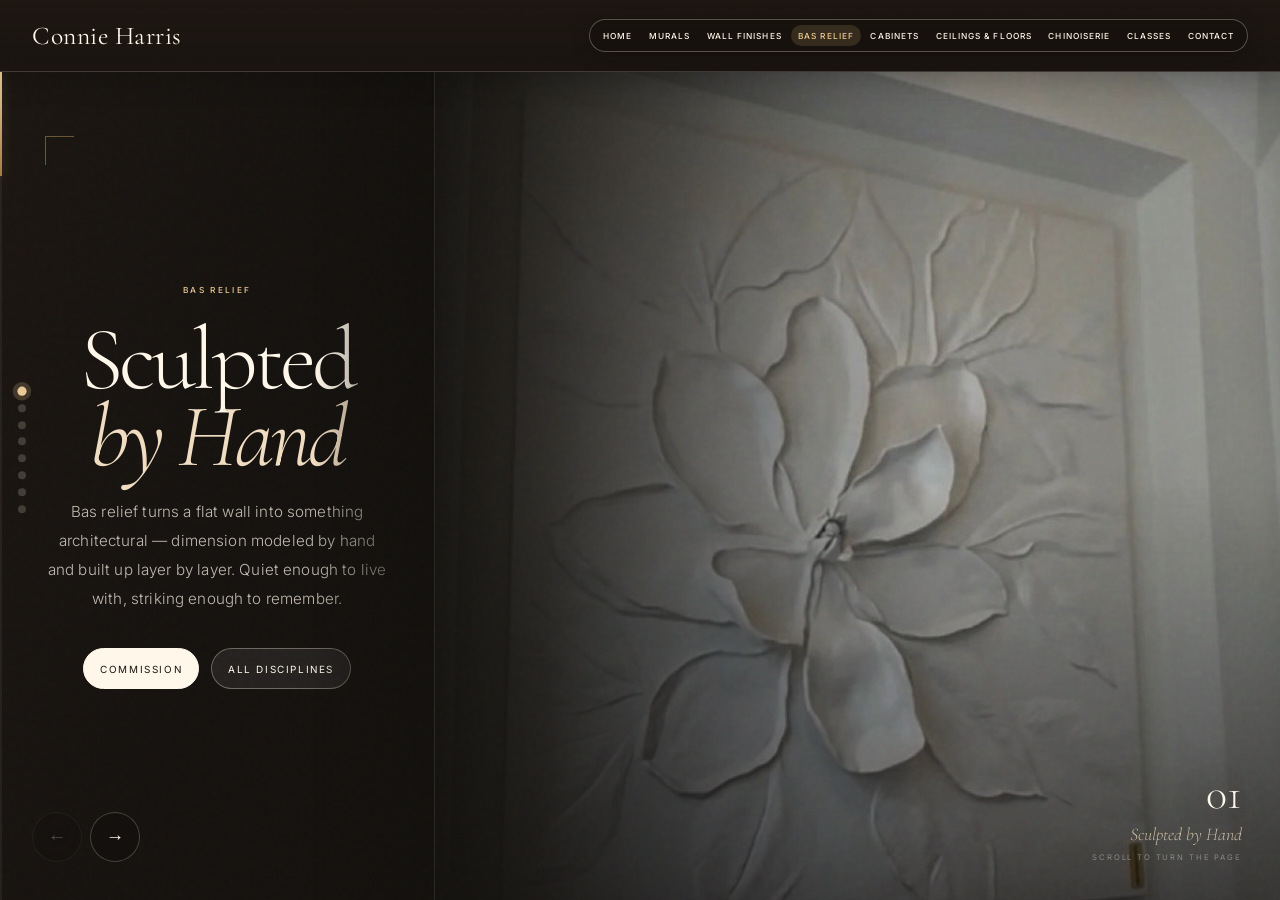
<file: bas-relief.html>
<!doctype html>
<html lang="en" class="magazine-html">
<head>
<meta charset="UTF-8" />
<meta name="viewport" content="width=device-width, initial-scale=1" />
<meta name="description" content="Custom bas relief surfaces by Connie Harris, adding sculpted dimension and architectural depth to interiors." />
<meta property="og:type" content="website" />
<meta property="og:title" content="Bas Relief | Connie Harris" />
<meta property="og:description" content="Custom bas relief surfaces by Connie Harris, adding sculpted dimension and architectural depth to interiors." />
<meta property="og:url" content="https://rauth91.github.io/connieharrisart/bas-relief.html" />
<meta property="og:image" content="https://rauth91.github.io/connieharrisart/images/og-share.jpg" />
<meta property="og:image:width" content="1200" />
<meta property="og:image:height" content="630" />
<meta property="og:image:alt" content="Hand-painted mural by Connie Harris, decorative artist in Louisiana" />
<meta name="twitter:card" content="summary_large_image" />
<meta name="twitter:image" content="https://rauth91.github.io/connieharrisart/images/og-share.jpg" />
<meta name="theme-color" content="#12100d" />
<link rel="icon" href="images/favicon.svg" type="image/svg+xml" />
<link rel="icon" href="images/favicon-32.png" type="image/png" sizes="32x32" />
<link rel="apple-touch-icon" href="images/apple-touch-icon.png" sizes="180x180" />
<title>Bas Relief | Connie Harris</title>
<link rel="preconnect" href="https://fonts.googleapis.com" />
<link rel="preconnect" href="https://fonts.gstatic.com" crossorigin />
<link href="https://fonts.googleapis.com/css2?family=Cormorant+Garamond:ital,wght@0,200;0,300;0,400;0,500;1,200;1,300&family=Inter:wght@300;400;500&display=swap" rel="stylesheet" />
<link rel="stylesheet" href="css/style.css?v=20260608a" />
<link rel="stylesheet" href="css/magazine.css?v=20260608a" />
<link rel="preload" as="image" href="images/gallery/bas-relief/slide-01.jpg" fetchpriority="high" />
<script src="js/site-config.js?v=20260608a"></script>
<script src="js/site-nav.js?v=20260608a" defer></script>

</head>
<body class="magazine-page">
<header class="topbar">
  <a class="brand" href="index.html">Connie Harris</a>
  <div class="topbar-end">
    <button class="menu-btn" id="menu-btn" type="button" aria-label="Toggle menu" aria-expanded="false">Menu</button>
    <nav class="nav" aria-label="Primary">
    <a href="index.html">Home</a>
    <a href="murals.html">Murals</a>
    <a href="faux-finishes.html">Wall Finishes</a>
    <a href="bas-relief.html" class="active">Bas Relief</a>
    <a href="cabinet-finishes.html">Cabinets</a>
    <a href="ceilings-floors.html">Ceilings & Floors</a>
    <a href="chinoiserie.html">Chinoiserie</a>
    <a href="classes.html">Classes</a>
    <a href="contact.html">Contact</a>
    </nav>
  </div>
</header>
<div class="mobile-menu" id="mobile-menu">
    <a href="index.html">Home</a>
    <a href="murals.html">Murals</a>
    <a href="faux-finishes.html">Wall Finishes</a>
    <a href="bas-relief.html" class="active">Bas Relief</a>
    <a href="cabinet-finishes.html">Cabinets</a>
    <a href="ceilings-floors.html">Ceilings & Floors</a>
    <a href="chinoiserie.html">Chinoiserie</a>
    <a href="classes.html">Classes</a>
    <a href="contact.html">Contact</a>
</div>

<div class="magazine-grain" aria-hidden="true"></div>
<div class="magazine-progress" aria-hidden="true"><div class="magazine-progress-fill" id="magazine-progress-fill"></div></div>

<nav class="magazine-nav" aria-label="Page navigation">
  <button type="button" id="magazine-prev" aria-label="Previous page">←</button>
  <button type="button" id="magazine-next" aria-label="Next page">→</button>
</nav>
<button type="button" class="magazine-tap-next" id="magazine-tap-next" aria-label="Next page"></button>
<button type="button" class="magazine-tap-prev" id="magazine-tap-prev" aria-label="Previous page"></button>

<div class="magazine-ui" aria-hidden="true">
  <span class="magazine-page-num" id="magazine-page-num">01</span>
  <span class="magazine-spread-label" id="magazine-spread-label"></span>
  <span class="magazine-hint">Scroll to turn the page</span>
</div>

<nav class="magazine-rail" id="magazine-rail" aria-label="Spread index">
<button type="button" class="magazine-rail-dot" data-spread-index="0" aria-label="Sculpted by Hand"><span class="magazine-rail-tip">Sculpted by Hand</span></button>
<button type="button" class="magazine-rail-dot" data-spread-index="1" aria-label="Formed in Plaster"><span class="magazine-rail-tip">Formed in Plaster</span></button>
<button type="button" class="magazine-rail-dot" data-spread-index="2" aria-label="A Sense of Permanence"><span class="magazine-rail-tip">A Sense of Permanence</span></button>
<button type="button" class="magazine-rail-dot" data-spread-index="3" aria-label="Light & Shadow"><span class="magazine-rail-tip">Light & Shadow</span></button>
<button type="button" class="magazine-rail-dot" data-spread-index="4" aria-label="Built Up Slowly"><span class="magazine-rail-tip">Built Up Slowly</span></button>
<button type="button" class="magazine-rail-dot" data-spread-index="5" aria-label="Edges & Profiles"><span class="magazine-rail-tip">Edges & Profiles</span></button>
<button type="button" class="magazine-rail-dot" data-spread-index="6" aria-label="Full collection"><span class="magazine-rail-tip">Full collection</span></button>
<button type="button" class="magazine-rail-dot" data-spread-index="7" aria-label="Continue exploring"><span class="magazine-rail-tip">Continue exploring</span></button>
</nav>

<main class="magazine-book" id="magazine-book">

  <section class="magazine-spread magazine-spread--cover magazine-spread--immersive is-active" data-page="cover" data-spread-label="Sculpted by Hand">
    
    <div class="magazine-copy">
      <div class="magazine-rule"><p class="eyebrow">Bas Relief</p></div>
      <h2>Sculpted<br><span class="title-accent">by Hand</span></h2>
      <p>Bas relief turns a flat wall into something architectural — dimension modeled by hand and built up layer by layer. Quiet enough to live with, striking enough to remember.</p>
      <div class="spread-actions">
        <a class="btn dark" href="contact.html">Commission</a>
        <a class="btn" href="index.html#work">All disciplines</a>
      </div>
    </div>
    <figure class="magazine-photo magazine-photo--cover magazine-photo--immersive">
      <div class="magazine-photo-inner">
        <div class="magazine-art-frame">
          <img class="magazine-photo-main" src="images/gallery/bas-relief/slide-01.jpg" alt="Bas Relief" width="810" height="1080" loading="eager" decoding="async" fetchpriority="high" data-focal="center 40%" />
        </div>
      </div>
    </figure>
  </section>

  <section class="magazine-spread" data-page="1" data-spread-label="Formed in Plaster">
    
    <div class="magazine-copy">
      <div class="magazine-rule"><p class="eyebrow">Bas Relief · 01 / 05</p></div>
      <h2>Formed<br><span class="title-accent">in Plaster</span></h2>
      <p>Relief is shaped in place, responding to the room's proportions and the way its light falls across the surface.</p>
    </div>
    <figure class="magazine-photo">
      <div class="magazine-photo-inner">
        <div class="magazine-art-frame">
          <img class="magazine-photo-main" src="images/gallery/bas-relief/slide-02.jpg" alt="Bas Relief — Slide 02" width="810" height="1080" loading="lazy" decoding="async" data-focal="center 40%" />
        </div>
      </div>
    </figure>
  </section>
  <section class="magazine-spread" data-page="2" data-spread-label="A Sense of Permanence">
    
    <div class="magazine-copy">
      <div class="magazine-rule"><p class="eyebrow">Bas Relief · 02 / 05</p></div>
      <h2>A Sense of<br><span class="title-accent">Permanence</span></h2>
      <p>The finished wall reads as built-in — integral to the architecture, never simply applied to it.</p>
    </div>
    <figure class="magazine-photo">
      <div class="magazine-photo-inner">
        <div class="magazine-art-frame">
          <img class="magazine-photo-main" src="images/gallery/bas-relief/slide-03.jpg" alt="Bas Relief — Slide 03" width="810" height="1080" loading="lazy" decoding="async" data-focal="center 40%" />
        </div>
      </div>
    </figure>
  </section>
  <section class="magazine-spread" data-page="3" data-spread-label="Light & Shadow">
    
    <div class="magazine-copy">
      <div class="magazine-rule"><p class="eyebrow">Bas Relief · 03 / 05</p></div>
      <h2>Light<br><span class="title-accent">& Shadow</span></h2>
      <p>Depth comes alive as daylight crosses the relief, the wall shifting in character from morning to evening.</p>
    </div>
    <figure class="magazine-photo">
      <div class="magazine-photo-inner">
        <div class="magazine-art-frame">
          <img class="magazine-photo-main" src="images/gallery/bas-relief/slide-04.jpg" alt="Bas Relief — Slide 04" width="810" height="1080" loading="lazy" decoding="async" data-focal="center 40%" />
        </div>
      </div>
    </figure>
  </section>
  <section class="magazine-spread" data-page="4" data-spread-label="Built Up Slowly">
    
    <div class="magazine-copy">
      <div class="magazine-rule"><p class="eyebrow">Bas Relief · 04 / 05</p></div>
      <h2>Built Up<br><span class="title-accent">Slowly</span></h2>
      <p>Relief rises in layers — modeled, dried, refined — until the form feels carved from the wall itself.</p>
    </div>
    <figure class="magazine-photo">
      <div class="magazine-photo-inner">
        <div class="magazine-art-frame">
          <img class="magazine-photo-main" src="images/gallery/bas-relief/gallery-01.jpg" alt="Bas Relief — Gallery 01" width="810" height="1080" loading="lazy" decoding="async" data-focal="center 40%" />
        </div>
      </div>
    </figure>
  </section>
  <section class="magazine-spread" data-page="5" data-spread-label="Edges & Profiles">
    
    <div class="magazine-copy">
      <div class="magazine-rule"><p class="eyebrow">Bas Relief · 05 / 05</p></div>
      <h2>Edges &<br><span class="title-accent">Profiles</span></h2>
      <p>Moldings, arches, and panel lines guide where relief lives. Connie follows the architecture, not a formula.</p>
    </div>
    <figure class="magazine-photo">
      <div class="magazine-photo-inner">
        <div class="magazine-art-frame">
          <img class="magazine-photo-main" src="images/gallery/bas-relief/gallery-02.jpg" alt="Bas Relief — Gallery 02" width="810" height="1080" loading="lazy" decoding="async" data-focal="center 40%" />
        </div>
      </div>
    </figure>
  </section>

  <section class="magazine-spread magazine-spread--gallery" data-page="gallery" id="gallery" data-spread-label="Full collection">
    
    <div class="magazine-gallery-layout">
      <header class="magazine-gallery-head">
        <div class="magazine-rule"><p class="eyebrow">Bas Relief · Gallery</p></div>
        <h2>The full<br><span class="title-accent">collection</span></h2>
        <p>Tap any image to view it full size. Every work in this discipline, in one place.</p>
        <p class="magazine-gallery-stat">12<span>Works in this collection</span></p>
      </header>
      <div class="magazine-gallery-body" aria-label="Gallery">
        <ul class="magazine-gallery-mosaic" role="list">
          
        <li class="magazine-gallery-cell">
          <button type="button" class="magazine-gallery-thumb" data-gallery-src="images/gallery/bas-relief/gallery-03.jpg">
            <img src="images/gallery/bas-relief/gallery-03-thumb.jpg" alt="Bas Relief — Gallery 03" width="520" height="650" loading="lazy" decoding="async" />
            <span class="magazine-gallery-thumb-num">01</span>
          </button>
        </li>
        <li class="magazine-gallery-cell">
          <button type="button" class="magazine-gallery-thumb" data-gallery-src="images/gallery/bas-relief/gallery-04.jpg">
            <img src="images/gallery/bas-relief/gallery-04-thumb.jpg" alt="Bas Relief — Gallery 04" width="520" height="650" loading="lazy" decoding="async" />
            <span class="magazine-gallery-thumb-num">02</span>
          </button>
        </li>
        <li class="magazine-gallery-cell">
          <button type="button" class="magazine-gallery-thumb" data-gallery-src="images/gallery/bas-relief/gallery-05.jpg">
            <img src="images/gallery/bas-relief/gallery-05-thumb.jpg" alt="Bas Relief — Gallery 05" width="520" height="650" loading="lazy" decoding="async" />
            <span class="magazine-gallery-thumb-num">03</span>
          </button>
        </li>
        <li class="magazine-gallery-cell">
          <button type="button" class="magazine-gallery-thumb" data-gallery-src="images/gallery/bas-relief/gallery-06.jpg">
            <img src="images/gallery/bas-relief/gallery-06-thumb.jpg" alt="Bas Relief — Gallery 06" width="520" height="650" loading="lazy" decoding="async" />
            <span class="magazine-gallery-thumb-num">04</span>
          </button>
        </li>
        <li class="magazine-gallery-cell">
          <button type="button" class="magazine-gallery-thumb" data-gallery-src="images/gallery/bas-relief/gallery-07.jpg">
            <img src="images/gallery/bas-relief/gallery-07-thumb.jpg" alt="Bas Relief — Gallery 07" width="520" height="650" loading="lazy" decoding="async" />
            <span class="magazine-gallery-thumb-num">05</span>
          </button>
        </li>
        <li class="magazine-gallery-cell">
          <button type="button" class="magazine-gallery-thumb" data-gallery-src="images/gallery/bas-relief/gallery-08.jpg">
            <img src="images/gallery/bas-relief/gallery-08-thumb.jpg" alt="Bas Relief — Gallery 08" width="520" height="650" loading="lazy" decoding="async" />
            <span class="magazine-gallery-thumb-num">06</span>
          </button>
        </li>
        <li class="magazine-gallery-cell">
          <button type="button" class="magazine-gallery-thumb" data-gallery-src="images/gallery/bas-relief/gallery-09.jpg">
            <img src="images/gallery/bas-relief/gallery-09-thumb.jpg" alt="Bas Relief — Gallery 09" width="520" height="650" loading="lazy" decoding="async" />
            <span class="magazine-gallery-thumb-num">07</span>
          </button>
        </li>
        <li class="magazine-gallery-cell">
          <button type="button" class="magazine-gallery-thumb" data-gallery-src="images/gallery/bas-relief/gallery-10.jpg">
            <img src="images/gallery/bas-relief/gallery-10-thumb.jpg" alt="Bas Relief — Gallery 10" width="520" height="650" loading="lazy" decoding="async" />
            <span class="magazine-gallery-thumb-num">08</span>
          </button>
        </li>
        <li class="magazine-gallery-cell">
          <button type="button" class="magazine-gallery-thumb" data-gallery-src="images/gallery/bas-relief/gallery-11.jpg">
            <img src="images/gallery/bas-relief/gallery-11-thumb.jpg" alt="Bas Relief — Gallery 11" width="520" height="650" loading="lazy" decoding="async" />
            <span class="magazine-gallery-thumb-num">09</span>
          </button>
        </li>
        <li class="magazine-gallery-cell">
          <button type="button" class="magazine-gallery-thumb" data-gallery-src="images/gallery/bas-relief/gallery-12.jpg">
            <img src="images/gallery/bas-relief/gallery-12-thumb.jpg" alt="Bas Relief — Gallery 12" width="520" height="650" loading="lazy" decoding="async" />
            <span class="magazine-gallery-thumb-num">10</span>
          </button>
        </li>
        <li class="magazine-gallery-cell">
          <button type="button" class="magazine-gallery-thumb" data-gallery-src="images/gallery/bas-relief/gallery-13.jpg">
            <img src="images/gallery/bas-relief/gallery-13-thumb.jpg" alt="Bas Relief — Gallery 13" width="520" height="650" loading="lazy" decoding="async" />
            <span class="magazine-gallery-thumb-num">11</span>
          </button>
        </li>
        <li class="magazine-gallery-cell">
          <button type="button" class="magazine-gallery-thumb" data-gallery-src="images/gallery/bas-relief/gallery-14.jpg">
            <img src="images/gallery/bas-relief/gallery-14-thumb.jpg" alt="Bas Relief — Gallery 14" width="520" height="650" loading="lazy" decoding="async" />
            <span class="magazine-gallery-thumb-num">12</span>
          </button>
        </li>
        </ul>
      </div>
    </div>
  </section>

  <section class="magazine-spread magazine-spread--outro" data-spread-label="Continue exploring">
    <div class="magazine-copy">
      <div class="magazine-rule"><p class="eyebrow">Continue exploring</p></div>
      <h2>More from<br><span class="title-accent">the studio</span></h2>
      <p>Each discipline is a room in Connie's practice — murals, wall finishes, bas relief, cabinetry, ceilings, floors, and chinoiserie.</p>
      <div class="practice-links">
        <a href="murals.html">Murals</a>
<a href="faux-finishes.html">Wall Finishes</a>
<a href="cabinet-finishes.html">Cabinets</a>
<a href="ceilings-floors.html">Ceilings & Floors</a>
<a href="chinoiserie.html">Chinoiserie</a>
      </div>
      <div class="spread-actions">
        <a class="btn dark" href="contact.html">Contact Connie</a>
        <a class="btn" href="index.html">Home</a>
      </div>
    </div>
  </section>
</main>

<div class="magazine-lightbox" id="magazine-lightbox" aria-hidden="true">
  <button type="button" class="magazine-lightbox-close" id="magazine-lightbox-close">Close</button>
  <button type="button" class="magazine-lightbox-nav magazine-lightbox-prev" id="magazine-lightbox-prev" aria-label="Previous image">←</button>
  <img id="magazine-lightbox-img" alt="" />
  <button type="button" class="magazine-lightbox-nav magazine-lightbox-next" id="magazine-lightbox-next" aria-label="Next image">→</button>
  <p class="magazine-lightbox-caption" id="magazine-lightbox-caption"></p>
  <p class="magazine-lightbox-meta" id="magazine-lightbox-meta"></p>
</div>

<script src="js/main.js?v=20260608a"></script>
<script src="js/magazine.js?v=20260608a"></script>
</body>
</html>
</file>
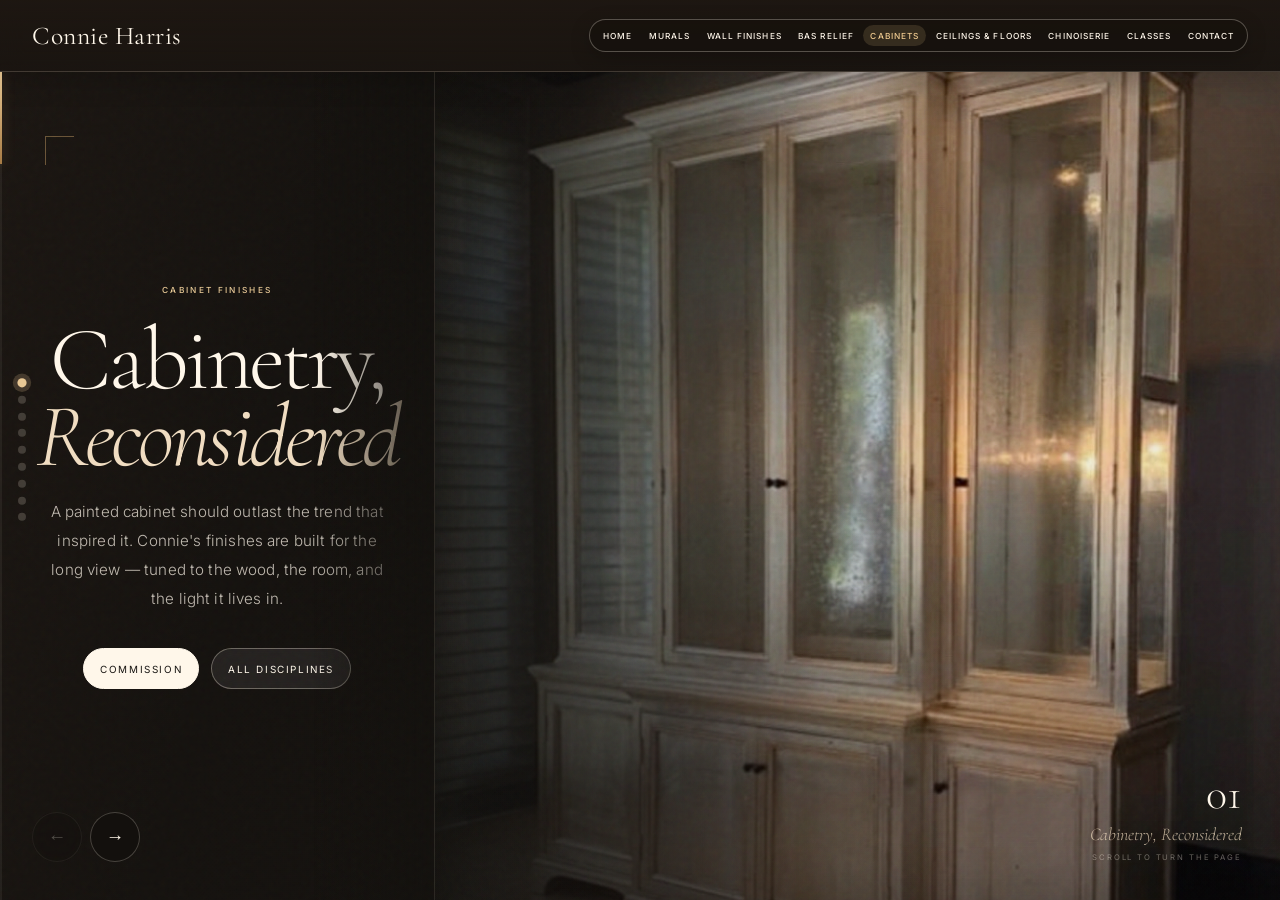
<file: cabinet-finishes.html>
<!doctype html>
<html lang="en" class="magazine-html">
<head>
<meta charset="UTF-8" />
<meta name="viewport" content="width=device-width, initial-scale=1" />
<meta name="description" content="Custom cabinet finishing services with layered paint, patina, and protective topcoats built for long-term beauty." />
<meta property="og:type" content="website" />
<meta property="og:title" content="Cabinet Finishes | Connie Harris" />
<meta property="og:description" content="Custom cabinet finishing services with layered paint, patina, and protective topcoats built for long-term beauty." />
<meta property="og:url" content="https://rauth91.github.io/connieharrisart/cabinet-finishes.html" />
<meta property="og:image" content="https://rauth91.github.io/connieharrisart/images/og-share.jpg" />
<meta property="og:image:width" content="1200" />
<meta property="og:image:height" content="630" />
<meta property="og:image:alt" content="Hand-painted mural by Connie Harris, decorative artist in Louisiana" />
<meta name="twitter:card" content="summary_large_image" />
<meta name="twitter:image" content="https://rauth91.github.io/connieharrisart/images/og-share.jpg" />
<meta name="theme-color" content="#12100d" />
<link rel="icon" href="images/favicon.svg" type="image/svg+xml" />
<link rel="icon" href="images/favicon-32.png" type="image/png" sizes="32x32" />
<link rel="apple-touch-icon" href="images/apple-touch-icon.png" sizes="180x180" />
<title>Cabinet Finishes | Connie Harris</title>
<link rel="preconnect" href="https://fonts.googleapis.com" />
<link rel="preconnect" href="https://fonts.gstatic.com" crossorigin />
<link href="https://fonts.googleapis.com/css2?family=Cormorant+Garamond:ital,wght@0,200;0,300;0,400;0,500;1,200;1,300&family=Inter:wght@300;400;500&display=swap" rel="stylesheet" />
<link rel="stylesheet" href="css/style.css?v=20260608a" />
<link rel="stylesheet" href="css/magazine.css?v=20260608a" />
<link rel="preload" as="image" href="images/gallery/cabinet-finishes/slide-01.jpg" fetchpriority="high" />
<script src="js/site-config.js?v=20260608a"></script>
<script src="js/site-nav.js?v=20260608a" defer></script>
<script src="js/before-after.js?v=20260608a" defer></script>

</head>
<body class="magazine-page">
<header class="topbar">
  <a class="brand" href="index.html">Connie Harris</a>
  <div class="topbar-end">
    <button class="menu-btn" id="menu-btn" type="button" aria-label="Toggle menu" aria-expanded="false">Menu</button>
    <nav class="nav" aria-label="Primary">
    <a href="index.html">Home</a>
    <a href="murals.html">Murals</a>
    <a href="faux-finishes.html">Wall Finishes</a>
    <a href="bas-relief.html">Bas Relief</a>
    <a href="cabinet-finishes.html" class="active">Cabinets</a>
    <a href="ceilings-floors.html">Ceilings & Floors</a>
    <a href="chinoiserie.html">Chinoiserie</a>
    <a href="classes.html">Classes</a>
    <a href="contact.html">Contact</a>
    </nav>
  </div>
</header>
<div class="mobile-menu" id="mobile-menu">
    <a href="index.html">Home</a>
    <a href="murals.html">Murals</a>
    <a href="faux-finishes.html">Wall Finishes</a>
    <a href="bas-relief.html">Bas Relief</a>
    <a href="cabinet-finishes.html" class="active">Cabinets</a>
    <a href="ceilings-floors.html">Ceilings & Floors</a>
    <a href="chinoiserie.html">Chinoiserie</a>
    <a href="classes.html">Classes</a>
    <a href="contact.html">Contact</a>
</div>

<div class="magazine-grain" aria-hidden="true"></div>
<div class="magazine-progress" aria-hidden="true"><div class="magazine-progress-fill" id="magazine-progress-fill"></div></div>

<nav class="magazine-nav" aria-label="Page navigation">
  <button type="button" id="magazine-prev" aria-label="Previous page">←</button>
  <button type="button" id="magazine-next" aria-label="Next page">→</button>
</nav>
<button type="button" class="magazine-tap-next" id="magazine-tap-next" aria-label="Next page"></button>
<button type="button" class="magazine-tap-prev" id="magazine-tap-prev" aria-label="Previous page"></button>

<div class="magazine-ui" aria-hidden="true">
  <span class="magazine-page-num" id="magazine-page-num">01</span>
  <span class="magazine-spread-label" id="magazine-spread-label"></span>
  <span class="magazine-hint">Scroll to turn the page</span>
</div>

<nav class="magazine-rail" id="magazine-rail" aria-label="Spread index">
<button type="button" class="magazine-rail-dot" data-spread-index="0" aria-label="Cabinetry, Reconsidered"><span class="magazine-rail-tip">Cabinetry, Reconsidered</span></button>
<button type="button" class="magazine-rail-dot" data-spread-index="1" aria-label="Paint & Patina"><span class="magazine-rail-tip">Paint & Patina</span></button>
<button type="button" class="magazine-rail-dot" data-spread-index="2" aria-label="In the Detail"><span class="magazine-rail-tip">In the Detail</span></button>
<button type="button" class="magazine-rail-dot" data-spread-index="3" aria-label="Built to Endure"><span class="magazine-rail-tip">Built to Endure</span></button>
<button type="button" class="magazine-rail-dot" data-spread-index="4" aria-label="Profiles Preserved"><span class="magazine-rail-tip">Profiles Preserved</span></button>
<button type="button" class="magazine-rail-dot" data-spread-index="5" aria-label="Kitchens & Baths"><span class="magazine-rail-tip">Kitchens & Baths</span></button>
<button type="button" class="magazine-rail-dot" data-spread-index="6" aria-label="Before & After"><span class="magazine-rail-tip">Before & After</span></button>
<button type="button" class="magazine-rail-dot" data-spread-index="7" aria-label="Full collection"><span class="magazine-rail-tip">Full collection</span></button>
<button type="button" class="magazine-rail-dot" data-spread-index="8" aria-label="Continue exploring"><span class="magazine-rail-tip">Continue exploring</span></button>
</nav>

<main class="magazine-book" id="magazine-book">

  <section class="magazine-spread magazine-spread--cover magazine-spread--immersive is-active" data-page="cover" data-spread-label="Cabinetry, Reconsidered">
    
    <div class="magazine-copy">
      <div class="magazine-rule"><p class="eyebrow">Cabinet Finishes</p></div>
      <h2>Cabinetry,<br><span class="title-accent">Reconsidered</span></h2>
      <p>A painted cabinet should outlast the trend that inspired it. Connie's finishes are built for the long view — tuned to the wood, the room, and the light it lives in.</p>
      <div class="spread-actions">
        <a class="btn dark" href="contact.html">Commission</a>
        <a class="btn" href="index.html#work">All disciplines</a>
      </div>
    </div>
    <figure class="magazine-photo magazine-photo--cover magazine-photo--immersive">
      <div class="magazine-photo-inner">
        <div class="magazine-art-frame">
          <img class="magazine-photo-main" src="images/gallery/cabinet-finishes/slide-01.jpg" alt="Cabinet Finishes" width="810" height="1080" loading="eager" decoding="async" fetchpriority="high" data-focal="center 40%" />
        </div>
      </div>
    </figure>
  </section>

  <section class="magazine-spread" data-page="1" data-spread-label="Paint & Patina">
    
    <div class="magazine-copy">
      <div class="magazine-rule"><p class="eyebrow">Cabinet Finishes · 01 / 05</p></div>
      <h2>Paint &<br><span class="title-accent">Patina</span></h2>
      <p>Hand-worked aging lends depth and character while keeping every profile crisp and intentional.</p>
    </div>
    <figure class="magazine-photo">
      <div class="magazine-photo-inner">
        <div class="magazine-art-frame">
          <img class="magazine-photo-main" src="images/gallery/cabinet-finishes/slide-02.jpg" alt="Cabinet Finishes — Slide 02" width="810" height="1080" loading="lazy" decoding="async" data-focal="center 40%" />
        </div>
      </div>
    </figure>
  </section>
  <section class="magazine-spread" data-page="2" data-spread-label="In the Detail">
    
    <div class="magazine-copy">
      <div class="magazine-rule"><p class="eyebrow">Cabinet Finishes · 02 / 05</p></div>
      <h2>In the<br><span class="title-accent">Detail</span></h2>
      <p>Glaze is layered to catch panel edges and millwork, drawing the eye to the craftsmanship beneath.</p>
    </div>
    <figure class="magazine-photo">
      <div class="magazine-photo-inner">
        <div class="magazine-art-frame">
          <img class="magazine-photo-main" src="images/gallery/cabinet-finishes/slide-03.jpg" alt="Cabinet Finishes — Slide 03" width="810" height="1080" loading="lazy" decoding="async" data-focal="center 40%" />
        </div>
      </div>
    </figure>
  </section>
  <section class="magazine-spread" data-page="3" data-spread-label="Built to Endure">
    
    <div class="magazine-copy">
      <div class="magazine-rule"><p class="eyebrow">Cabinet Finishes · 03 / 05</p></div>
      <h2>Built to<br><span class="title-accent">Endure</span></h2>
      <p>Topcoat systems are chosen for real life — kitchens, baths, and the rooms that work the hardest.</p>
    </div>
    <figure class="magazine-photo">
      <div class="magazine-photo-inner">
        <div class="magazine-art-frame">
          <img class="magazine-photo-main" src="images/gallery/cabinet-finishes/slide-04.jpg" alt="Cabinet Finishes — Slide 04" width="810" height="1080" loading="lazy" decoding="async" data-focal="center 40%" />
        </div>
      </div>
    </figure>
  </section>
  <section class="magazine-spread" data-page="4" data-spread-label="Profiles Preserved">
    
    <div class="magazine-copy">
      <div class="magazine-rule"><p class="eyebrow">Cabinet Finishes · 04 / 05</p></div>
      <h2>Profiles<br><span class="title-accent">Preserved</span></h2>
      <p>Every edge and panel profile stays crisp through the finish — character without blur.</p>
    </div>
    <figure class="magazine-photo">
      <div class="magazine-photo-inner">
        <div class="magazine-art-frame">
          <img class="magazine-photo-main" src="images/gallery/cabinet-finishes/gallery-01.jpg" alt="Cabinet Finishes — Gallery 01" width="810" height="1080" loading="lazy" decoding="async" data-focal="center 40%" />
        </div>
      </div>
    </figure>
  </section>
  <section class="magazine-spread" data-page="5" data-spread-label="Kitchens & Baths">
    
    <div class="magazine-copy">
      <div class="magazine-rule"><p class="eyebrow">Cabinet Finishes · 05 / 05</p></div>
      <h2>Kitchens &<br><span class="title-accent">Baths</span></h2>
      <p>The hardest-working rooms get finishes tested for moisture, heat, and daily use without sacrificing beauty.</p>
    </div>
    <figure class="magazine-photo">
      <div class="magazine-photo-inner">
        <div class="magazine-art-frame">
          <img class="magazine-photo-main" src="images/gallery/cabinet-finishes/gallery-02.jpg" alt="Cabinet Finishes — Gallery 02" width="810" height="1080" loading="lazy" decoding="async" data-focal="center 40%" />
        </div>
      </div>
    </figure>
  </section>
  <section class="magazine-spread magazine-spread--compare" data-page="compare" data-spread-label="Before & After">
    
    <div class="magazine-copy">
      <div class="magazine-rule"><p class="eyebrow">Cabinet Finishes · Transformation</p></div>
      <h2>Before &<br><span class="title-accent">After</span></h2>
      <p>Drag the handle to compare the armoire in white primer and the finished wood glaze — layered patina built to honor every carved profile.</p>
    </div>
    <figure class="magazine-photo magazine-photo--compare">
      <div class="magazine-photo-inner">
        <div class="magazine-art-frame">
          <div class="before-after" data-before-after>
            <div class="before-after__stage">
              <img class="before-after__img before-after__img--after" src="images/before-after/cabinet-finishes/01-after.jpg" alt="Cabinet Finishes — armoire after finishing" width="810" height="1080" loading="lazy" decoding="async" style="object-position:center 45%" />
              <div class="before-after__before-layer">
                <img class="before-after__img before-after__img--before" src="images/before-after/cabinet-finishes/01-before.jpg" alt="Cabinet Finishes — armoire before finishing" width="810" height="1080" loading="lazy" decoding="async" style="object-position:center 48%" />
              </div>
              <div class="before-after__handle" aria-hidden="true">
                <span class="before-after__line"></span>
                <span class="before-after__knob"></span>
              </div>
              <span class="before-after__label before-after__label--before">Before</span>
              <span class="before-after__label before-after__label--after">After</span>
            </div>
            <input type="range" class="before-after__range" min="0" max="100" value="50" aria-label="Drag to compare before and after" />
          </div>
        </div>
      </div>
    </figure>
  </section>

  <section class="magazine-spread magazine-spread--gallery" data-page="gallery" id="gallery" data-spread-label="Full collection">
    
    <div class="magazine-gallery-layout">
      <header class="magazine-gallery-head">
        <div class="magazine-rule"><p class="eyebrow">Cabinet Finishes · Gallery</p></div>
        <h2>The full<br><span class="title-accent">collection</span></h2>
        <p>Tap any image to view it full size. Every work in this discipline, in one place.</p>
        <p class="magazine-gallery-stat">10<span>Works in this collection</span></p>
      </header>
      <div class="magazine-gallery-body" aria-label="Gallery">
        <ul class="magazine-gallery-mosaic" role="list">
          
        <li class="magazine-gallery-cell">
          <button type="button" class="magazine-gallery-thumb" data-gallery-src="images/gallery/cabinet-finishes/gallery-03.jpg">
            <img src="images/gallery/cabinet-finishes/gallery-03-thumb.jpg" alt="Cabinet Finishes — Gallery 03" width="520" height="650" loading="lazy" decoding="async" />
            <span class="magazine-gallery-thumb-num">01</span>
          </button>
        </li>
        <li class="magazine-gallery-cell">
          <button type="button" class="magazine-gallery-thumb" data-gallery-src="images/gallery/cabinet-finishes/gallery-04.jpg">
            <img src="images/gallery/cabinet-finishes/gallery-04-thumb.jpg" alt="Cabinet Finishes — Gallery 04" width="520" height="650" loading="lazy" decoding="async" />
            <span class="magazine-gallery-thumb-num">02</span>
          </button>
        </li>
        <li class="magazine-gallery-cell">
          <button type="button" class="magazine-gallery-thumb" data-gallery-src="images/gallery/cabinet-finishes/gallery-06.jpg">
            <img src="images/gallery/cabinet-finishes/gallery-06-thumb.jpg" alt="Cabinet Finishes — Gallery 06" width="520" height="650" loading="lazy" decoding="async" />
            <span class="magazine-gallery-thumb-num">03</span>
          </button>
        </li>
        <li class="magazine-gallery-cell">
          <button type="button" class="magazine-gallery-thumb" data-gallery-src="images/gallery/cabinet-finishes/gallery-07.jpg">
            <img src="images/gallery/cabinet-finishes/gallery-07-thumb.jpg" alt="Cabinet Finishes — Gallery 07" width="520" height="650" loading="lazy" decoding="async" />
            <span class="magazine-gallery-thumb-num">04</span>
          </button>
        </li>
        <li class="magazine-gallery-cell">
          <button type="button" class="magazine-gallery-thumb" data-gallery-src="images/gallery/cabinet-finishes/gallery-08.jpg">
            <img src="images/gallery/cabinet-finishes/gallery-08-thumb.jpg" alt="Cabinet Finishes — Gallery 08" width="520" height="650" loading="lazy" decoding="async" />
            <span class="magazine-gallery-thumb-num">05</span>
          </button>
        </li>
        <li class="magazine-gallery-cell">
          <button type="button" class="magazine-gallery-thumb" data-gallery-src="images/gallery/cabinet-finishes/gallery-09.jpg">
            <img src="images/gallery/cabinet-finishes/gallery-09-thumb.jpg" alt="Cabinet Finishes — Gallery 09" width="520" height="650" loading="lazy" decoding="async" />
            <span class="magazine-gallery-thumb-num">06</span>
          </button>
        </li>
        <li class="magazine-gallery-cell">
          <button type="button" class="magazine-gallery-thumb" data-gallery-src="images/gallery/cabinet-finishes/gallery-10.jpg">
            <img src="images/gallery/cabinet-finishes/gallery-10-thumb.jpg" alt="Cabinet Finishes — Gallery 10" width="520" height="650" loading="lazy" decoding="async" />
            <span class="magazine-gallery-thumb-num">07</span>
          </button>
        </li>
        <li class="magazine-gallery-cell">
          <button type="button" class="magazine-gallery-thumb" data-gallery-src="images/gallery/cabinet-finishes/gallery-12.jpg">
            <img src="images/gallery/cabinet-finishes/gallery-12-thumb.jpg" alt="Cabinet Finishes — Gallery 12" width="520" height="650" loading="lazy" decoding="async" />
            <span class="magazine-gallery-thumb-num">08</span>
          </button>
        </li>
        <li class="magazine-gallery-cell">
          <button type="button" class="magazine-gallery-thumb" data-gallery-src="images/gallery/cabinet-finishes/gallery-13.jpg">
            <img src="images/gallery/cabinet-finishes/gallery-13-thumb.jpg" alt="Cabinet Finishes — Gallery 13" width="520" height="650" loading="lazy" decoding="async" />
            <span class="magazine-gallery-thumb-num">09</span>
          </button>
        </li>
        <li class="magazine-gallery-cell">
          <button type="button" class="magazine-gallery-thumb" data-gallery-src="images/gallery/cabinet-finishes/gallery-14.jpg">
            <img src="images/gallery/cabinet-finishes/gallery-14-thumb.jpg" alt="Cabinet Finishes — Gallery 14" width="520" height="650" loading="lazy" decoding="async" />
            <span class="magazine-gallery-thumb-num">10</span>
          </button>
        </li>
        </ul>
      </div>
    </div>
  </section>

  <section class="magazine-spread magazine-spread--outro" data-spread-label="Continue exploring">
    <div class="magazine-copy">
      <div class="magazine-rule"><p class="eyebrow">Continue exploring</p></div>
      <h2>More from<br><span class="title-accent">the studio</span></h2>
      <p>Each discipline is a room in Connie's practice — murals, wall finishes, bas relief, cabinetry, ceilings, floors, and chinoiserie.</p>
      <div class="practice-links">
        <a href="murals.html">Murals</a>
<a href="faux-finishes.html">Wall Finishes</a>
<a href="bas-relief.html">Bas Relief</a>
<a href="ceilings-floors.html">Ceilings & Floors</a>
<a href="chinoiserie.html">Chinoiserie</a>
      </div>
      <div class="spread-actions">
        <a class="btn dark" href="contact.html">Contact Connie</a>
        <a class="btn" href="index.html">Home</a>
      </div>
    </div>
  </section>
</main>

<div class="magazine-lightbox" id="magazine-lightbox" aria-hidden="true">
  <button type="button" class="magazine-lightbox-close" id="magazine-lightbox-close">Close</button>
  <button type="button" class="magazine-lightbox-nav magazine-lightbox-prev" id="magazine-lightbox-prev" aria-label="Previous image">←</button>
  <img id="magazine-lightbox-img" alt="" />
  <button type="button" class="magazine-lightbox-nav magazine-lightbox-next" id="magazine-lightbox-next" aria-label="Next image">→</button>
  <p class="magazine-lightbox-caption" id="magazine-lightbox-caption"></p>
  <p class="magazine-lightbox-meta" id="magazine-lightbox-meta"></p>
</div>

<script src="js/main.js?v=20260608a"></script>
<script src="js/magazine.js?v=20260608a"></script>
</body>
</html>
</file>
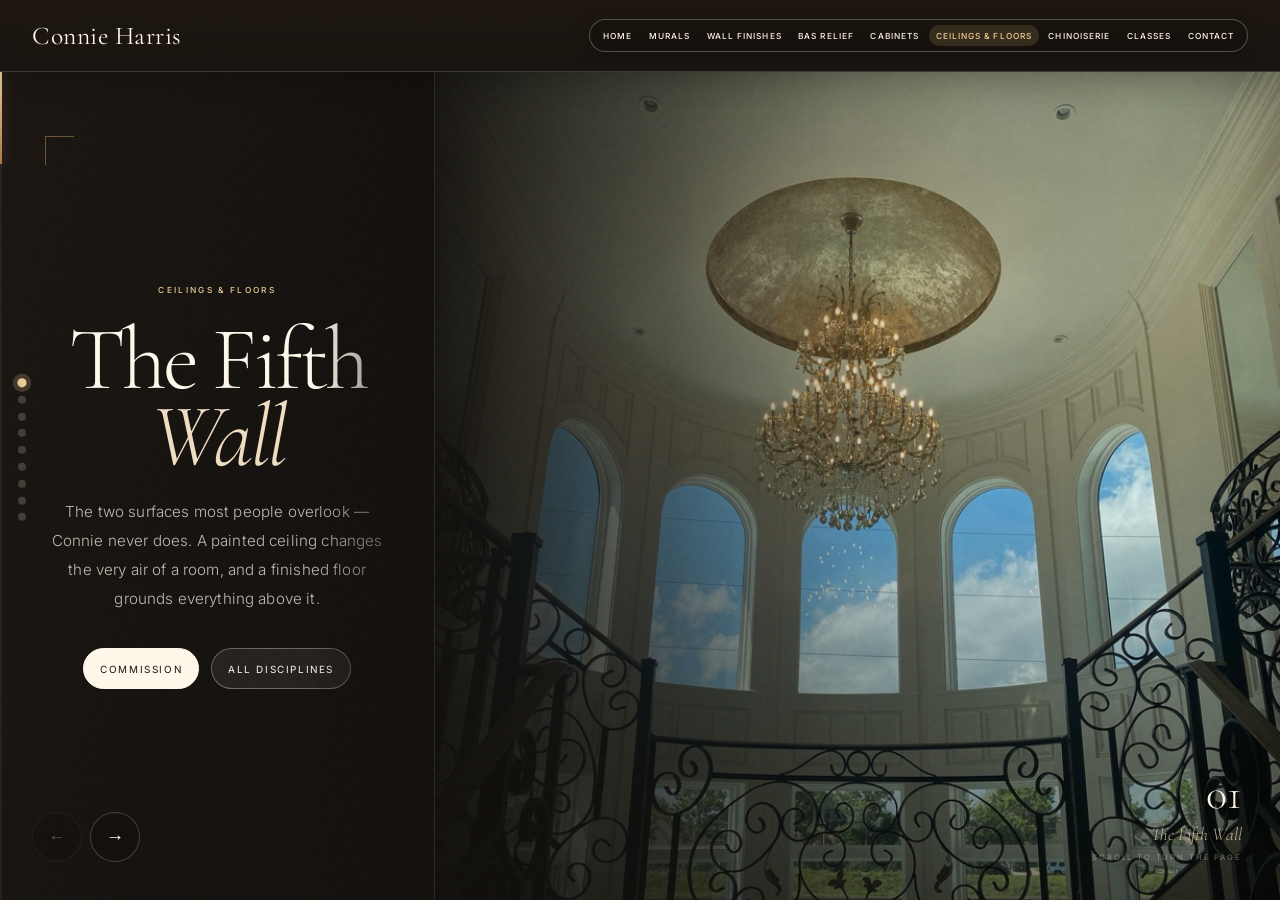
<file: ceilings-floors.html>
<!doctype html>
<html lang="en" class="magazine-html">
<head>
<meta charset="UTF-8" />
<meta name="viewport" content="width=device-width, initial-scale=1" />
<meta name="description" content="Decorative ceiling and floor finishes that transform spatial atmosphere and complete interior design vision." />
<meta property="og:type" content="website" />
<meta property="og:title" content="Ceilings & Floors | Connie Harris" />
<meta property="og:description" content="Decorative ceiling and floor finishes that transform spatial atmosphere and complete interior design vision." />
<meta property="og:url" content="https://rauth91.github.io/connieharrisart/ceilings-floors.html" />
<meta property="og:image" content="https://rauth91.github.io/connieharrisart/images/og-share.jpg" />
<meta property="og:image:width" content="1200" />
<meta property="og:image:height" content="630" />
<meta property="og:image:alt" content="Hand-painted mural by Connie Harris, decorative artist in Louisiana" />
<meta name="twitter:card" content="summary_large_image" />
<meta name="twitter:image" content="https://rauth91.github.io/connieharrisart/images/og-share.jpg" />
<meta name="theme-color" content="#12100d" />
<link rel="icon" href="images/favicon.svg" type="image/svg+xml" />
<link rel="icon" href="images/favicon-32.png" type="image/png" sizes="32x32" />
<link rel="apple-touch-icon" href="images/apple-touch-icon.png" sizes="180x180" />
<title>Ceilings & Floors | Connie Harris</title>
<link rel="preconnect" href="https://fonts.googleapis.com" />
<link rel="preconnect" href="https://fonts.gstatic.com" crossorigin />
<link href="https://fonts.googleapis.com/css2?family=Cormorant+Garamond:ital,wght@0,200;0,300;0,400;0,500;1,200;1,300&family=Inter:wght@300;400;500&display=swap" rel="stylesheet" />
<link rel="stylesheet" href="css/style.css?v=20260608a" />
<link rel="stylesheet" href="css/magazine.css?v=20260608a" />
<link rel="preload" as="image" href="images/gallery/ceilings-floors/slide-01.jpg" fetchpriority="high" />
<script src="js/site-config.js?v=20260608a"></script>
<script src="js/site-nav.js?v=20260608a" defer></script>
<script src="js/before-after.js?v=20260608a" defer></script>

</head>
<body class="magazine-page">
<header class="topbar">
  <a class="brand" href="index.html">Connie Harris</a>
  <div class="topbar-end">
    <button class="menu-btn" id="menu-btn" type="button" aria-label="Toggle menu" aria-expanded="false">Menu</button>
    <nav class="nav" aria-label="Primary">
    <a href="index.html">Home</a>
    <a href="murals.html">Murals</a>
    <a href="faux-finishes.html">Wall Finishes</a>
    <a href="bas-relief.html">Bas Relief</a>
    <a href="cabinet-finishes.html">Cabinets</a>
    <a href="ceilings-floors.html" class="active">Ceilings & Floors</a>
    <a href="chinoiserie.html">Chinoiserie</a>
    <a href="classes.html">Classes</a>
    <a href="contact.html">Contact</a>
    </nav>
  </div>
</header>
<div class="mobile-menu" id="mobile-menu">
    <a href="index.html">Home</a>
    <a href="murals.html">Murals</a>
    <a href="faux-finishes.html">Wall Finishes</a>
    <a href="bas-relief.html">Bas Relief</a>
    <a href="cabinet-finishes.html">Cabinets</a>
    <a href="ceilings-floors.html" class="active">Ceilings & Floors</a>
    <a href="chinoiserie.html">Chinoiserie</a>
    <a href="classes.html">Classes</a>
    <a href="contact.html">Contact</a>
</div>

<div class="magazine-grain" aria-hidden="true"></div>
<div class="magazine-progress" aria-hidden="true"><div class="magazine-progress-fill" id="magazine-progress-fill"></div></div>

<nav class="magazine-nav" aria-label="Page navigation">
  <button type="button" id="magazine-prev" aria-label="Previous page">←</button>
  <button type="button" id="magazine-next" aria-label="Next page">→</button>
</nav>
<button type="button" class="magazine-tap-next" id="magazine-tap-next" aria-label="Next page"></button>
<button type="button" class="magazine-tap-prev" id="magazine-tap-prev" aria-label="Previous page"></button>

<div class="magazine-ui" aria-hidden="true">
  <span class="magazine-page-num" id="magazine-page-num">01</span>
  <span class="magazine-spread-label" id="magazine-spread-label"></span>
  <span class="magazine-hint">Scroll to turn the page</span>
</div>

<nav class="magazine-rail" id="magazine-rail" aria-label="Spread index">
<button type="button" class="magazine-rail-dot" data-spread-index="0" aria-label="The Fifth Wall"><span class="magazine-rail-tip">The Fifth Wall</span></button>
<button type="button" class="magazine-rail-dot" data-spread-index="1" aria-label="Overhead Atmosphere"><span class="magazine-rail-tip">Overhead Atmosphere</span></button>
<button type="button" class="magazine-rail-dot" data-spread-index="2" aria-label="Underfoot Artistry"><span class="magazine-rail-tip">Underfoot Artistry</span></button>
<button type="button" class="magazine-rail-dot" data-spread-index="3" aria-label="One Continuous Room"><span class="magazine-rail-tip">One Continuous Room</span></button>
<button type="button" class="magazine-rail-dot" data-spread-index="4" aria-label="Above the Room"><span class="magazine-rail-tip">Above the Room</span></button>
<button type="button" class="magazine-rail-dot" data-spread-index="5" aria-label="Grounded Below"><span class="magazine-rail-tip">Grounded Below</span></button>
<button type="button" class="magazine-rail-dot" data-spread-index="6" aria-label="Before & After"><span class="magazine-rail-tip">Before & After</span></button>
<button type="button" class="magazine-rail-dot" data-spread-index="7" aria-label="Full collection"><span class="magazine-rail-tip">Full collection</span></button>
<button type="button" class="magazine-rail-dot" data-spread-index="8" aria-label="Continue exploring"><span class="magazine-rail-tip">Continue exploring</span></button>
</nav>

<main class="magazine-book" id="magazine-book">

  <section class="magazine-spread magazine-spread--cover magazine-spread--immersive is-active" data-page="cover" data-spread-label="The Fifth Wall">
    
    <div class="magazine-copy">
      <div class="magazine-rule"><p class="eyebrow">Ceilings & Floors</p></div>
      <h2>The Fifth<br><span class="title-accent">Wall</span></h2>
      <p>The two surfaces most people overlook — Connie never does. A painted ceiling changes the very air of a room, and a finished floor grounds everything above it.</p>
      <div class="spread-actions">
        <a class="btn dark" href="contact.html">Commission</a>
        <a class="btn" href="index.html#work">All disciplines</a>
      </div>
    </div>
    <figure class="magazine-photo magazine-photo--cover magazine-photo--immersive">
      <div class="magazine-photo-inner">
        <div class="magazine-art-frame">
          <img class="magazine-photo-main" src="images/gallery/ceilings-floors/slide-01.jpg" alt="Ceilings & Floors" width="810" height="1080" loading="eager" decoding="async" fetchpriority="high" data-focal="center 28%" />
        </div>
      </div>
    </figure>
  </section>

  <section class="magazine-spread" data-page="1" data-spread-label="Overhead Atmosphere">
    
    <div class="magazine-copy">
      <div class="magazine-rule"><p class="eyebrow">Ceilings & Floors · 01 / 05</p></div>
      <h2>Overhead<br><span class="title-accent">Atmosphere</span></h2>
      <p>Venetian-inspired plaster finishes bring depth overhead, shaped for both historic and modern homes.</p>
    </div>
    <figure class="magazine-photo">
      <div class="magazine-photo-inner">
        <div class="magazine-art-frame">
          <img class="magazine-photo-main" src="images/gallery/ceilings-floors/slide-02.jpg" alt="Ceilings & Floors — Slide 02" width="810" height="1080" loading="lazy" decoding="async" data-focal="center 28%" />
        </div>
      </div>
    </figure>
  </section>
  <section class="magazine-spread" data-page="2" data-spread-label="Underfoot Artistry">
    
    <div class="magazine-copy">
      <div class="magazine-rule"><p class="eyebrow">Ceilings & Floors · 02 / 05</p></div>
      <h2>Underfoot<br><span class="title-accent">Artistry</span></h2>
      <p>Decorative floors balance genuine beauty with the durability a floor is asked to give.</p>
    </div>
    <figure class="magazine-photo">
      <div class="magazine-photo-inner">
        <div class="magazine-art-frame">
          <img class="magazine-photo-main" src="images/gallery/ceilings-floors/slide-03.jpg" alt="Ceilings & Floors — Slide 03" width="810" height="1080" loading="lazy" decoding="async" data-focal="center 48%" />
        </div>
      </div>
    </figure>
  </section>
  <section class="magazine-spread" data-page="3" data-spread-label="One Continuous Room">
    
    <div class="magazine-copy">
      <div class="magazine-rule"><p class="eyebrow">Ceilings & Floors · 03 / 05</p></div>
      <h2>One<br><span class="title-accent">Continuous Room</span></h2>
      <p>Color and texture are coordinated with walls, trim, and cabinetry so every surface belongs to the same story.</p>
    </div>
    <figure class="magazine-photo">
      <div class="magazine-photo-inner">
        <div class="magazine-art-frame">
          <img class="magazine-photo-main" src="images/gallery/ceilings-floors/slide-04.jpg" alt="Ceilings & Floors — Slide 04" width="810" height="1080" loading="lazy" decoding="async" data-focal="center 28%" />
        </div>
      </div>
    </figure>
  </section>
  <section class="magazine-spread" data-page="4" data-spread-label="Above the Room">
    
    <div class="magazine-copy">
      <div class="magazine-rule"><p class="eyebrow">Ceilings & Floors · 04 / 05</p></div>
      <h2>Above the<br><span class="title-accent">Room</span></h2>
      <p>A finished ceiling changes how tall a room feels and how light pools at the end of the day.</p>
    </div>
    <figure class="magazine-photo">
      <div class="magazine-photo-inner">
        <div class="magazine-art-frame">
          <img class="magazine-photo-main" src="images/gallery/ceilings-floors/gallery-01.jpg" alt="Ceilings & Floors — Gallery 01" width="810" height="1080" loading="lazy" decoding="async" data-focal="center 28%" />
        </div>
      </div>
    </figure>
  </section>
  <section class="magazine-spread" data-page="5" data-spread-label="Grounded Below">
    
    <div class="magazine-copy">
      <div class="magazine-rule"><p class="eyebrow">Ceilings & Floors · 05 / 05</p></div>
      <h2>Grounded<br><span class="title-accent">Below</span></h2>
      <p>Decorative floors anchor the composition — pattern, tone, and wear resistance in balance.</p>
    </div>
    <figure class="magazine-photo">
      <div class="magazine-photo-inner">
        <div class="magazine-art-frame">
          <img class="magazine-photo-main" src="images/gallery/ceilings-floors/gallery-02.jpg" alt="Ceilings & Floors — Gallery 02" width="810" height="1080" loading="lazy" decoding="async" data-focal="center 28%" />
        </div>
      </div>
    </figure>
  </section>
  <section class="magazine-spread magazine-spread--compare" data-page="compare" data-spread-label="Before & After">
    
    <div class="magazine-copy">
      <div class="magazine-rule"><p class="eyebrow">Ceilings & Floors · Transformation</p></div>
      <h2>Before &<br><span class="title-accent">After</span></h2>
      <p>Drag the handle to compare the kitchen floor before painting and the finished black-and-white checkerboard — hand-painted over existing tile.</p>
    </div>
    <figure class="magazine-photo magazine-photo--compare">
      <div class="magazine-photo-inner">
        <div class="magazine-art-frame">
          <div class="before-after" data-before-after>
            <div class="before-after__stage">
              <img class="before-after__img before-after__img--after" src="images/before-after/ceilings-floors/01-after.jpg" alt="Ceilings & Floors — kitchen floor after painting" width="810" height="1080" loading="lazy" decoding="async" style="object-position:center 58%" />
              <div class="before-after__before-layer">
                <img class="before-after__img before-after__img--before" src="images/before-after/ceilings-floors/01-before.jpg" alt="Ceilings & Floors — kitchen floor before painting" width="810" height="1080" loading="lazy" decoding="async" style="object-position:center 52%" />
              </div>
              <div class="before-after__handle" aria-hidden="true">
                <span class="before-after__line"></span>
                <span class="before-after__knob"></span>
              </div>
              <span class="before-after__label before-after__label--before">Before</span>
              <span class="before-after__label before-after__label--after">After</span>
            </div>
            <input type="range" class="before-after__range" min="0" max="100" value="50" aria-label="Drag to compare before and after" />
          </div>
        </div>
      </div>
    </figure>
  </section>

  <section class="magazine-spread magazine-spread--gallery" data-page="gallery" id="gallery" data-spread-label="Full collection">
    
    <div class="magazine-gallery-layout">
      <header class="magazine-gallery-head">
        <div class="magazine-rule"><p class="eyebrow">Ceilings & Floors · Gallery</p></div>
        <h2>The full<br><span class="title-accent">collection</span></h2>
        <p>Tap any image to view it full size. Every work in this discipline, in one place.</p>
        <p class="magazine-gallery-stat">11<span>Works in this collection</span></p>
      </header>
      <div class="magazine-gallery-body" aria-label="Gallery">
        <ul class="magazine-gallery-mosaic" role="list">
          
        <li class="magazine-gallery-cell">
          <button type="button" class="magazine-gallery-thumb" data-gallery-src="images/gallery/ceilings-floors/gallery-03.jpg">
            <img src="images/gallery/ceilings-floors/gallery-03-thumb.jpg" alt="Ceilings & Floors — Gallery 03" width="520" height="650" loading="lazy" decoding="async" />
            <span class="magazine-gallery-thumb-num">01</span>
          </button>
        </li>
        <li class="magazine-gallery-cell">
          <button type="button" class="magazine-gallery-thumb" data-gallery-src="images/gallery/ceilings-floors/gallery-04.jpg">
            <img src="images/gallery/ceilings-floors/gallery-04-thumb.jpg" alt="Ceilings & Floors — Gallery 04" width="520" height="650" loading="lazy" decoding="async" />
            <span class="magazine-gallery-thumb-num">02</span>
          </button>
        </li>
        <li class="magazine-gallery-cell">
          <button type="button" class="magazine-gallery-thumb" data-gallery-src="images/gallery/ceilings-floors/gallery-05.jpg">
            <img src="images/gallery/ceilings-floors/gallery-05-thumb.jpg" alt="Ceilings & Floors — Gallery 05" width="520" height="650" loading="lazy" decoding="async" />
            <span class="magazine-gallery-thumb-num">03</span>
          </button>
        </li>
        <li class="magazine-gallery-cell">
          <button type="button" class="magazine-gallery-thumb" data-gallery-src="images/gallery/ceilings-floors/gallery-07.jpg">
            <img src="images/gallery/ceilings-floors/gallery-07-thumb.jpg" alt="Ceilings & Floors — Gallery 07" width="520" height="650" loading="lazy" decoding="async" />
            <span class="magazine-gallery-thumb-num">04</span>
          </button>
        </li>
        <li class="magazine-gallery-cell">
          <button type="button" class="magazine-gallery-thumb" data-gallery-src="images/gallery/ceilings-floors/gallery-08.jpg">
            <img src="images/gallery/ceilings-floors/gallery-08-thumb.jpg" alt="Ceilings & Floors — Gallery 08" width="520" height="650" loading="lazy" decoding="async" />
            <span class="magazine-gallery-thumb-num">05</span>
          </button>
        </li>
        <li class="magazine-gallery-cell">
          <button type="button" class="magazine-gallery-thumb" data-gallery-src="images/gallery/ceilings-floors/gallery-09.jpg">
            <img src="images/gallery/ceilings-floors/gallery-09-thumb.jpg" alt="Ceilings & Floors — Gallery 09" width="520" height="650" loading="lazy" decoding="async" />
            <span class="magazine-gallery-thumb-num">06</span>
          </button>
        </li>
        <li class="magazine-gallery-cell">
          <button type="button" class="magazine-gallery-thumb" data-gallery-src="images/gallery/ceilings-floors/gallery-10.jpg">
            <img src="images/gallery/ceilings-floors/gallery-10-thumb.jpg" alt="Ceilings & Floors — Gallery 10" width="520" height="650" loading="lazy" decoding="async" />
            <span class="magazine-gallery-thumb-num">07</span>
          </button>
        </li>
        <li class="magazine-gallery-cell">
          <button type="button" class="magazine-gallery-thumb" data-gallery-src="images/gallery/ceilings-floors/gallery-11.jpg">
            <img src="images/gallery/ceilings-floors/gallery-11-thumb.jpg" alt="Ceilings & Floors — Gallery 11" width="520" height="650" loading="lazy" decoding="async" />
            <span class="magazine-gallery-thumb-num">08</span>
          </button>
        </li>
        <li class="magazine-gallery-cell">
          <button type="button" class="magazine-gallery-thumb" data-gallery-src="images/gallery/ceilings-floors/gallery-12.jpg">
            <img src="images/gallery/ceilings-floors/gallery-12-thumb.jpg" alt="Ceilings & Floors — Gallery 12" width="520" height="650" loading="lazy" decoding="async" />
            <span class="magazine-gallery-thumb-num">09</span>
          </button>
        </li>
        <li class="magazine-gallery-cell">
          <button type="button" class="magazine-gallery-thumb" data-gallery-src="images/gallery/ceilings-floors/gallery-13.jpg">
            <img src="images/gallery/ceilings-floors/gallery-13-thumb.jpg" alt="Ceilings & Floors — Gallery 13" width="520" height="650" loading="lazy" decoding="async" />
            <span class="magazine-gallery-thumb-num">10</span>
          </button>
        </li>
        <li class="magazine-gallery-cell">
          <button type="button" class="magazine-gallery-thumb" data-gallery-src="images/gallery/ceilings-floors/gallery-14.jpg">
            <img src="images/gallery/ceilings-floors/gallery-14-thumb.jpg" alt="Ceilings & Floors — Gallery 14" width="520" height="650" loading="lazy" decoding="async" />
            <span class="magazine-gallery-thumb-num">11</span>
          </button>
        </li>
        </ul>
      </div>
    </div>
  </section>

  <section class="magazine-spread magazine-spread--outro" data-spread-label="Continue exploring">
    <div class="magazine-copy">
      <div class="magazine-rule"><p class="eyebrow">Continue exploring</p></div>
      <h2>More from<br><span class="title-accent">the studio</span></h2>
      <p>Each discipline is a room in Connie's practice — murals, wall finishes, bas relief, cabinetry, ceilings, floors, and chinoiserie.</p>
      <div class="practice-links">
        <a href="murals.html">Murals</a>
<a href="faux-finishes.html">Wall Finishes</a>
<a href="bas-relief.html">Bas Relief</a>
<a href="cabinet-finishes.html">Cabinets</a>
<a href="chinoiserie.html">Chinoiserie</a>
      </div>
      <div class="spread-actions">
        <a class="btn dark" href="contact.html">Contact Connie</a>
        <a class="btn" href="index.html">Home</a>
      </div>
    </div>
  </section>
</main>

<div class="magazine-lightbox" id="magazine-lightbox" aria-hidden="true">
  <button type="button" class="magazine-lightbox-close" id="magazine-lightbox-close">Close</button>
  <button type="button" class="magazine-lightbox-nav magazine-lightbox-prev" id="magazine-lightbox-prev" aria-label="Previous image">←</button>
  <img id="magazine-lightbox-img" alt="" />
  <button type="button" class="magazine-lightbox-nav magazine-lightbox-next" id="magazine-lightbox-next" aria-label="Next image">→</button>
  <p class="magazine-lightbox-caption" id="magazine-lightbox-caption"></p>
  <p class="magazine-lightbox-meta" id="magazine-lightbox-meta"></p>
</div>

<script src="js/main.js?v=20260608a"></script>
<script src="js/magazine.js?v=20260608a"></script>
</body>
</html>
</file>
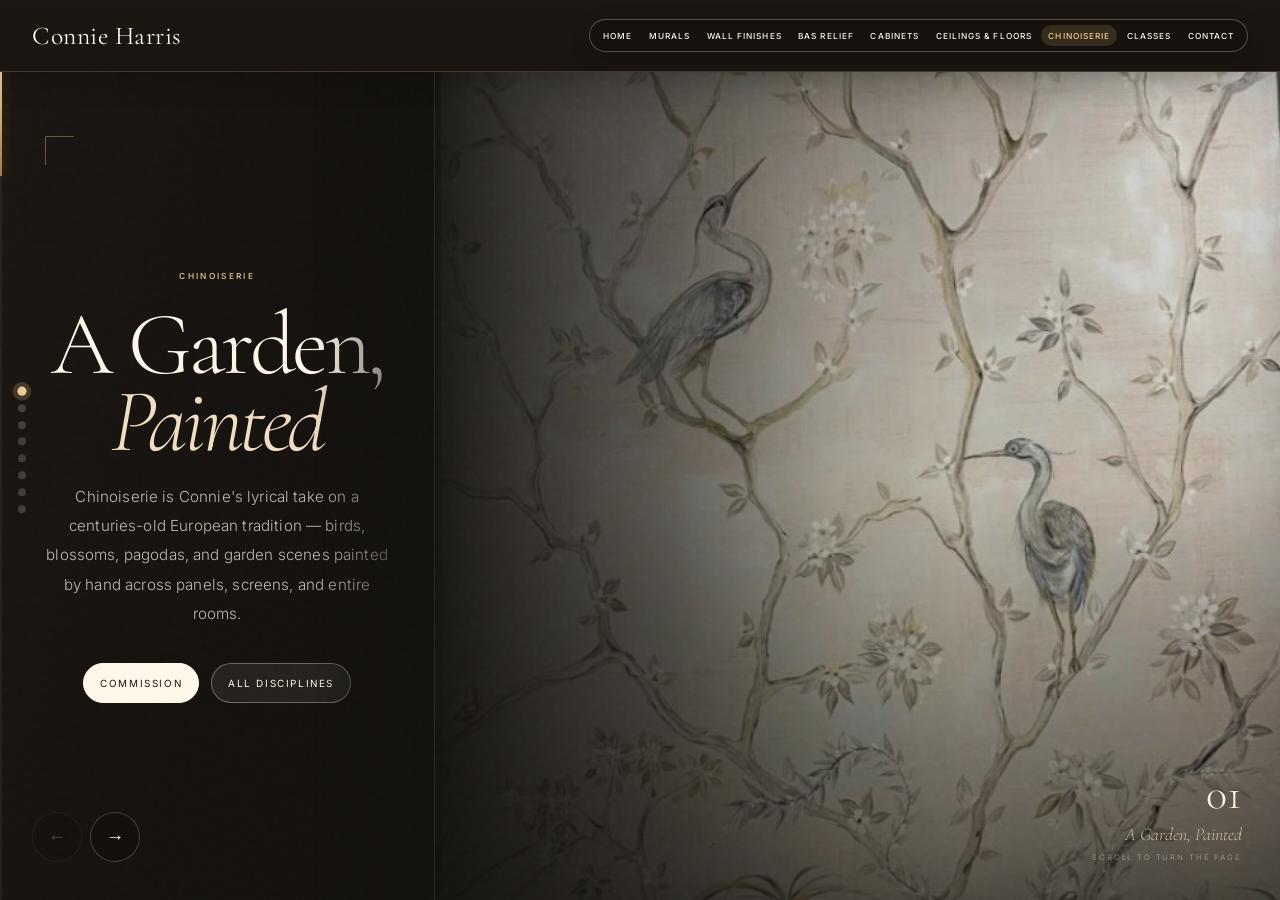
<file: chinoiserie.html>
<!doctype html>
<html lang="en" class="magazine-html">
<head>
<meta charset="UTF-8" />
<meta name="viewport" content="width=device-width, initial-scale=1" />
<meta name="description" content="Hand-painted Chinoiserie by Connie Harris — custom panels, screens, and wall scenes with birds, blossoms, and garden landscapes." />
<meta property="og:type" content="website" />
<meta property="og:title" content="Chinoiserie | Connie Harris" />
<meta property="og:description" content="Hand-painted Chinoiserie by Connie Harris — custom panels, screens, and wall scenes with birds, blossoms, and garden landscapes." />
<meta property="og:url" content="https://rauth91.github.io/connieharrisart/chinoiserie.html" />
<meta property="og:image" content="https://rauth91.github.io/connieharrisart/images/og-share.jpg" />
<meta property="og:image:width" content="1200" />
<meta property="og:image:height" content="630" />
<meta property="og:image:alt" content="Hand-painted mural by Connie Harris, decorative artist in Louisiana" />
<meta name="twitter:card" content="summary_large_image" />
<meta name="twitter:image" content="https://rauth91.github.io/connieharrisart/images/og-share.jpg" />
<meta name="theme-color" content="#12100d" />
<link rel="icon" href="images/favicon.svg" type="image/svg+xml" />
<link rel="icon" href="images/favicon-32.png" type="image/png" sizes="32x32" />
<link rel="apple-touch-icon" href="images/apple-touch-icon.png" sizes="180x180" />
<title>Chinoiserie | Connie Harris</title>
<link rel="preconnect" href="https://fonts.googleapis.com" />
<link rel="preconnect" href="https://fonts.gstatic.com" crossorigin />
<link href="https://fonts.googleapis.com/css2?family=Cormorant+Garamond:ital,wght@0,200;0,300;0,400;0,500;1,200;1,300&family=Inter:wght@300;400;500&display=swap" rel="stylesheet" />
<link rel="stylesheet" href="css/style.css?v=20260608a" />
<link rel="stylesheet" href="css/magazine.css?v=20260608a" />
<link rel="preload" as="image" href="images/gallery/chinoiserie/slide-01.jpg" fetchpriority="high" />
<script src="js/site-config.js?v=20260608a"></script>
<script src="js/site-nav.js?v=20260608a" defer></script>

</head>
<body class="magazine-page">
<header class="topbar">
  <a class="brand" href="index.html">Connie Harris</a>
  <div class="topbar-end">
    <button class="menu-btn" id="menu-btn" type="button" aria-label="Toggle menu" aria-expanded="false">Menu</button>
    <nav class="nav" aria-label="Primary">
    <a href="index.html">Home</a>
    <a href="murals.html">Murals</a>
    <a href="faux-finishes.html">Wall Finishes</a>
    <a href="bas-relief.html">Bas Relief</a>
    <a href="cabinet-finishes.html">Cabinets</a>
    <a href="ceilings-floors.html">Ceilings & Floors</a>
    <a href="chinoiserie.html" class="active">Chinoiserie</a>
    <a href="classes.html">Classes</a>
    <a href="contact.html">Contact</a>
    </nav>
  </div>
</header>
<div class="mobile-menu" id="mobile-menu">
    <a href="index.html">Home</a>
    <a href="murals.html">Murals</a>
    <a href="faux-finishes.html">Wall Finishes</a>
    <a href="bas-relief.html">Bas Relief</a>
    <a href="cabinet-finishes.html">Cabinets</a>
    <a href="ceilings-floors.html">Ceilings & Floors</a>
    <a href="chinoiserie.html" class="active">Chinoiserie</a>
    <a href="classes.html">Classes</a>
    <a href="contact.html">Contact</a>
</div>

<div class="magazine-grain" aria-hidden="true"></div>
<div class="magazine-progress" aria-hidden="true"><div class="magazine-progress-fill" id="magazine-progress-fill"></div></div>

<nav class="magazine-nav" aria-label="Page navigation">
  <button type="button" id="magazine-prev" aria-label="Previous page">←</button>
  <button type="button" id="magazine-next" aria-label="Next page">→</button>
</nav>
<button type="button" class="magazine-tap-next" id="magazine-tap-next" aria-label="Next page"></button>
<button type="button" class="magazine-tap-prev" id="magazine-tap-prev" aria-label="Previous page"></button>

<div class="magazine-ui" aria-hidden="true">
  <span class="magazine-page-num" id="magazine-page-num">01</span>
  <span class="magazine-spread-label" id="magazine-spread-label"></span>
  <span class="magazine-hint">Scroll to turn the page</span>
</div>

<nav class="magazine-rail" id="magazine-rail" aria-label="Spread index">
<button type="button" class="magazine-rail-dot" data-spread-index="0" aria-label="A Garden, Painted"><span class="magazine-rail-tip">A Garden, Painted</span></button>
<button type="button" class="magazine-rail-dot" data-spread-index="1" aria-label="Composed by Panel"><span class="magazine-rail-tip">Composed by Panel</span></button>
<button type="button" class="magazine-rail-dot" data-spread-index="2" aria-label="In Harmony"><span class="magazine-rail-tip">In Harmony</span></button>
<button type="button" class="magazine-rail-dot" data-spread-index="3" aria-label="Every Branch, Placed"><span class="magazine-rail-tip">Every Branch, Placed</span></button>
<button type="button" class="magazine-rail-dot" data-spread-index="4" aria-label="Birds & Blossoms"><span class="magazine-rail-tip">Birds & Blossoms</span></button>
<button type="button" class="magazine-rail-dot" data-spread-index="5" aria-label="Screens & Walls"><span class="magazine-rail-tip">Screens & Walls</span></button>
<button type="button" class="magazine-rail-dot" data-spread-index="6" aria-label="Full collection"><span class="magazine-rail-tip">Full collection</span></button>
<button type="button" class="magazine-rail-dot" data-spread-index="7" aria-label="Continue exploring"><span class="magazine-rail-tip">Continue exploring</span></button>
</nav>

<main class="magazine-book" id="magazine-book">

  <section class="magazine-spread magazine-spread--cover magazine-spread--immersive is-active" data-page="cover" data-spread-label="A Garden, Painted">
    
    <div class="magazine-copy">
      <div class="magazine-rule"><p class="eyebrow">Chinoiserie</p></div>
      <h2>A Garden,<br><span class="title-accent">Painted</span></h2>
      <p>Chinoiserie is Connie's lyrical take on a centuries-old European tradition — birds, blossoms, pagodas, and garden scenes painted by hand across panels, screens, and entire rooms.</p>
      <div class="spread-actions">
        <a class="btn dark" href="contact.html">Commission</a>
        <a class="btn" href="index.html#work">All disciplines</a>
      </div>
    </div>
    <figure class="magazine-photo magazine-photo--cover magazine-photo--immersive">
      <div class="magazine-photo-inner">
        <div class="magazine-art-frame">
          <img class="magazine-photo-main" src="images/gallery/chinoiserie/slide-01.jpg" alt="Chinoiserie" width="810" height="1080" loading="eager" decoding="async" fetchpriority="high" data-focal="center 42%" />
        </div>
      </div>
    </figure>
  </section>

  <section class="magazine-spread" data-page="1" data-spread-label="Composed by Panel">
    
    <div class="magazine-copy">
      <div class="magazine-rule"><p class="eyebrow">Chinoiserie · 01 / 05</p></div>
      <h2>Composed<br><span class="title-accent">by Panel</span></h2>
      <p>Color and composition are studied panel by panel, shaped for folding screens and feature walls.</p>
    </div>
    <figure class="magazine-photo">
      <div class="magazine-photo-inner">
        <div class="magazine-art-frame">
          <img class="magazine-photo-main" src="images/gallery/chinoiserie/slide-02.jpg" alt="Chinoiserie — Slide 02" width="810" height="1080" loading="lazy" decoding="async" data-focal="center 42%" />
        </div>
      </div>
    </figure>
  </section>
  <section class="magazine-spread" data-page="2" data-spread-label="In Harmony">
    
    <div class="magazine-copy">
      <div class="magazine-rule"><p class="eyebrow">Chinoiserie · 02 / 05</p></div>
      <h2>In<br><span class="title-accent">Harmony</span></h2>
      <p>Scenes are woven through moldings, cabinetry, and furnishings until the room reads as one continuous landscape.</p>
    </div>
    <figure class="magazine-photo">
      <div class="magazine-photo-inner">
        <div class="magazine-art-frame">
          <img class="magazine-photo-main" src="images/gallery/chinoiserie/slide-03.jpg" alt="Chinoiserie — Slide 03" width="810" height="1080" loading="lazy" decoding="async" data-focal="center 42%" />
        </div>
      </div>
    </figure>
  </section>
  <section class="magazine-spread" data-page="3" data-spread-label="Every Branch, Placed">
    
    <div class="magazine-copy">
      <div class="magazine-rule"><p class="eyebrow">Chinoiserie · 03 / 05</p></div>
      <h2>Every Branch,<br><span class="title-accent">Placed</span></h2>
      <p>Fine brushwork and narrative detail — each bird, branch, and blossom set with intention.</p>
    </div>
    <figure class="magazine-photo">
      <div class="magazine-photo-inner">
        <div class="magazine-art-frame">
          <img class="magazine-photo-main" src="images/gallery/chinoiserie/slide-04.jpg" alt="Chinoiserie — Slide 04" width="810" height="1080" loading="lazy" decoding="async" data-focal="center 42%" />
        </div>
      </div>
    </figure>
  </section>
  <section class="magazine-spread" data-page="4" data-spread-label="Birds & Blossoms">
    
    <div class="magazine-copy">
      <div class="magazine-rule"><p class="eyebrow">Chinoiserie · 04 / 05</p></div>
      <h2>Birds &<br><span class="title-accent">Blossoms</span></h2>
      <p>Each figure is placed with narrative intent — movement through foliage, balance across the panel.</p>
    </div>
    <figure class="magazine-photo">
      <div class="magazine-photo-inner">
        <div class="magazine-art-frame">
          <img class="magazine-photo-main" src="images/gallery/chinoiserie/gallery-01.jpg" alt="Chinoiserie — Gallery 01" width="810" height="1080" loading="lazy" decoding="async" data-focal="center 42%" />
        </div>
      </div>
    </figure>
  </section>
  <section class="magazine-spread" data-page="5" data-spread-label="Screens & Walls">
    
    <div class="magazine-copy">
      <div class="magazine-rule"><p class="eyebrow">Chinoiserie · 05 / 05</p></div>
      <h2>Screens &<br><span class="title-accent">Walls</span></h2>
      <p>Whether a folding screen or a full feature wall, chinoiserie is composed to live with furniture and moldings.</p>
    </div>
    <figure class="magazine-photo">
      <div class="magazine-photo-inner">
        <div class="magazine-art-frame">
          <img class="magazine-photo-main" src="images/gallery/chinoiserie/gallery-02.jpg" alt="Chinoiserie — Gallery 02" width="810" height="1080" loading="lazy" decoding="async" data-focal="center 42%" />
        </div>
      </div>
    </figure>
  </section>

  <section class="magazine-spread magazine-spread--gallery" data-page="gallery" id="gallery" data-spread-label="Full collection">
    
    <div class="magazine-gallery-layout">
      <header class="magazine-gallery-head">
        <div class="magazine-rule"><p class="eyebrow">Chinoiserie · Gallery</p></div>
        <h2>The full<br><span class="title-accent">collection</span></h2>
        <p>Tap any image to view it full size. Every work in this discipline, in one place.</p>
        <p class="magazine-gallery-stat">12<span>Works in this collection</span></p>
      </header>
      <div class="magazine-gallery-body" aria-label="Gallery">
        <ul class="magazine-gallery-mosaic" role="list">
          
        <li class="magazine-gallery-cell">
          <button type="button" class="magazine-gallery-thumb" data-gallery-src="images/gallery/chinoiserie/gallery-03.jpg">
            <img src="images/gallery/chinoiserie/gallery-03-thumb.jpg" alt="Chinoiserie — Gallery 03" width="520" height="650" loading="lazy" decoding="async" />
            <span class="magazine-gallery-thumb-num">01</span>
          </button>
        </li>
        <li class="magazine-gallery-cell">
          <button type="button" class="magazine-gallery-thumb" data-gallery-src="images/gallery/chinoiserie/gallery-04.jpg">
            <img src="images/gallery/chinoiserie/gallery-04-thumb.jpg" alt="Chinoiserie — Gallery 04" width="520" height="650" loading="lazy" decoding="async" />
            <span class="magazine-gallery-thumb-num">02</span>
          </button>
        </li>
        <li class="magazine-gallery-cell">
          <button type="button" class="magazine-gallery-thumb" data-gallery-src="images/gallery/chinoiserie/gallery-05.jpg">
            <img src="images/gallery/chinoiserie/gallery-05-thumb.jpg" alt="Chinoiserie — Gallery 05" width="520" height="650" loading="lazy" decoding="async" />
            <span class="magazine-gallery-thumb-num">03</span>
          </button>
        </li>
        <li class="magazine-gallery-cell">
          <button type="button" class="magazine-gallery-thumb" data-gallery-src="images/gallery/chinoiserie/gallery-06.jpg">
            <img src="images/gallery/chinoiserie/gallery-06-thumb.jpg" alt="Chinoiserie — Gallery 06" width="520" height="650" loading="lazy" decoding="async" />
            <span class="magazine-gallery-thumb-num">04</span>
          </button>
        </li>
        <li class="magazine-gallery-cell">
          <button type="button" class="magazine-gallery-thumb" data-gallery-src="images/gallery/chinoiserie/gallery-07.jpg">
            <img src="images/gallery/chinoiserie/gallery-07-thumb.jpg" alt="Chinoiserie — Gallery 07" width="520" height="650" loading="lazy" decoding="async" />
            <span class="magazine-gallery-thumb-num">05</span>
          </button>
        </li>
        <li class="magazine-gallery-cell">
          <button type="button" class="magazine-gallery-thumb" data-gallery-src="images/gallery/chinoiserie/gallery-08.jpg">
            <img src="images/gallery/chinoiserie/gallery-08-thumb.jpg" alt="Chinoiserie — Gallery 08" width="520" height="650" loading="lazy" decoding="async" />
            <span class="magazine-gallery-thumb-num">06</span>
          </button>
        </li>
        <li class="magazine-gallery-cell">
          <button type="button" class="magazine-gallery-thumb" data-gallery-src="images/gallery/chinoiserie/gallery-09.jpg">
            <img src="images/gallery/chinoiserie/gallery-09-thumb.jpg" alt="Chinoiserie — Gallery 09" width="520" height="650" loading="lazy" decoding="async" />
            <span class="magazine-gallery-thumb-num">07</span>
          </button>
        </li>
        <li class="magazine-gallery-cell">
          <button type="button" class="magazine-gallery-thumb" data-gallery-src="images/gallery/chinoiserie/gallery-10.jpg">
            <img src="images/gallery/chinoiserie/gallery-10-thumb.jpg" alt="Chinoiserie — Gallery 10" width="520" height="650" loading="lazy" decoding="async" />
            <span class="magazine-gallery-thumb-num">08</span>
          </button>
        </li>
        <li class="magazine-gallery-cell">
          <button type="button" class="magazine-gallery-thumb" data-gallery-src="images/gallery/chinoiserie/gallery-11.jpg">
            <img src="images/gallery/chinoiserie/gallery-11-thumb.jpg" alt="Chinoiserie — Gallery 11" width="520" height="650" loading="lazy" decoding="async" />
            <span class="magazine-gallery-thumb-num">09</span>
          </button>
        </li>
        <li class="magazine-gallery-cell">
          <button type="button" class="magazine-gallery-thumb" data-gallery-src="images/gallery/chinoiserie/gallery-12.jpg">
            <img src="images/gallery/chinoiserie/gallery-12-thumb.jpg" alt="Chinoiserie — Gallery 12" width="520" height="650" loading="lazy" decoding="async" />
            <span class="magazine-gallery-thumb-num">10</span>
          </button>
        </li>
        <li class="magazine-gallery-cell">
          <button type="button" class="magazine-gallery-thumb" data-gallery-src="images/gallery/chinoiserie/gallery-13.jpg">
            <img src="images/gallery/chinoiserie/gallery-13-thumb.jpg" alt="Chinoiserie — Gallery 13" width="520" height="650" loading="lazy" decoding="async" />
            <span class="magazine-gallery-thumb-num">11</span>
          </button>
        </li>
        <li class="magazine-gallery-cell">
          <button type="button" class="magazine-gallery-thumb" data-gallery-src="images/gallery/chinoiserie/gallery-14.jpg">
            <img src="images/gallery/chinoiserie/gallery-14-thumb.jpg" alt="Chinoiserie — Gallery 14" width="520" height="650" loading="lazy" decoding="async" />
            <span class="magazine-gallery-thumb-num">12</span>
          </button>
        </li>
        </ul>
      </div>
    </div>
  </section>

  <section class="magazine-spread magazine-spread--outro" data-spread-label="Continue exploring">
    <div class="magazine-copy">
      <div class="magazine-rule"><p class="eyebrow">Continue exploring</p></div>
      <h2>More from<br><span class="title-accent">the studio</span></h2>
      <p>Each discipline is a room in Connie's practice — murals, wall finishes, bas relief, cabinetry, ceilings, floors, and chinoiserie.</p>
      <div class="practice-links">
        <a href="murals.html">Murals</a>
<a href="faux-finishes.html">Wall Finishes</a>
<a href="bas-relief.html">Bas Relief</a>
<a href="cabinet-finishes.html">Cabinets</a>
<a href="ceilings-floors.html">Ceilings & Floors</a>
      </div>
      <div class="spread-actions">
        <a class="btn dark" href="contact.html">Contact Connie</a>
        <a class="btn" href="index.html">Home</a>
      </div>
    </div>
  </section>
</main>

<div class="magazine-lightbox" id="magazine-lightbox" aria-hidden="true">
  <button type="button" class="magazine-lightbox-close" id="magazine-lightbox-close">Close</button>
  <button type="button" class="magazine-lightbox-nav magazine-lightbox-prev" id="magazine-lightbox-prev" aria-label="Previous image">←</button>
  <img id="magazine-lightbox-img" alt="" />
  <button type="button" class="magazine-lightbox-nav magazine-lightbox-next" id="magazine-lightbox-next" aria-label="Next image">→</button>
  <p class="magazine-lightbox-caption" id="magazine-lightbox-caption"></p>
  <p class="magazine-lightbox-meta" id="magazine-lightbox-meta"></p>
</div>

<script src="js/main.js?v=20260608a"></script>
<script src="js/magazine.js?v=20260608a"></script>
</body>
</html>
</file>
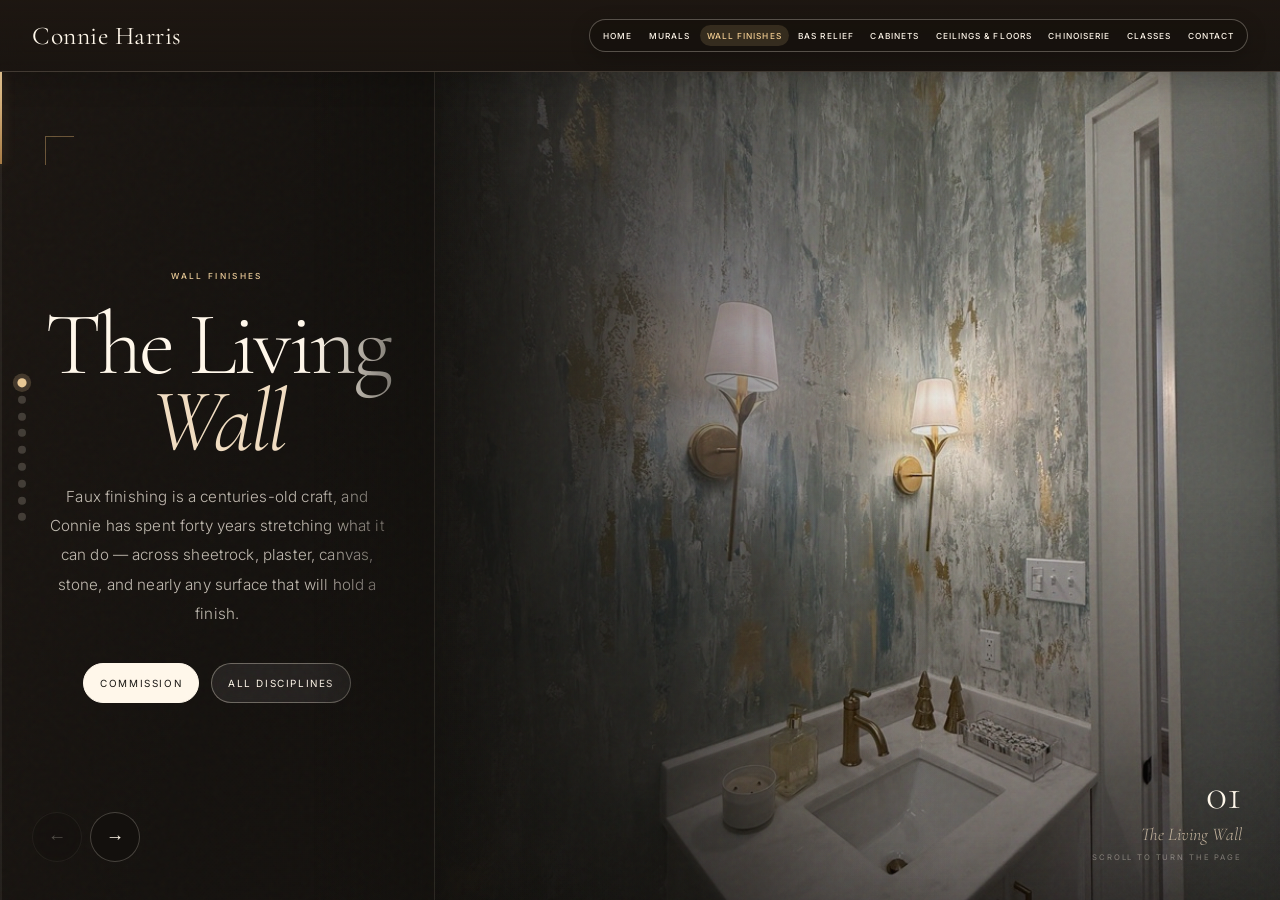
<file: faux-finishes.html>
<!doctype html>
<html lang="en" class="magazine-html">
<head>
<meta charset="UTF-8" />
<meta name="viewport" content="width=device-width, initial-scale=1" />
<meta name="description" content="Luxury faux finishes and decorative wall treatments crafted by hand for residential and hospitality interiors." />
<meta property="og:type" content="website" />
<meta property="og:title" content="Wall Finishes | Connie Harris" />
<meta property="og:description" content="Luxury faux finishes and decorative wall treatments crafted by hand for residential and hospitality interiors." />
<meta property="og:url" content="https://rauth91.github.io/connieharrisart/faux-finishes.html" />
<meta property="og:image" content="https://rauth91.github.io/connieharrisart/images/og-share.jpg" />
<meta property="og:image:width" content="1200" />
<meta property="og:image:height" content="630" />
<meta property="og:image:alt" content="Hand-painted mural by Connie Harris, decorative artist in Louisiana" />
<meta name="twitter:card" content="summary_large_image" />
<meta name="twitter:image" content="https://rauth91.github.io/connieharrisart/images/og-share.jpg" />
<meta name="theme-color" content="#12100d" />
<link rel="icon" href="images/favicon.svg" type="image/svg+xml" />
<link rel="icon" href="images/favicon-32.png" type="image/png" sizes="32x32" />
<link rel="apple-touch-icon" href="images/apple-touch-icon.png" sizes="180x180" />
<title>Wall Finishes | Connie Harris</title>
<link rel="preconnect" href="https://fonts.googleapis.com" />
<link rel="preconnect" href="https://fonts.gstatic.com" crossorigin />
<link href="https://fonts.googleapis.com/css2?family=Cormorant+Garamond:ital,wght@0,200;0,300;0,400;0,500;1,200;1,300&family=Inter:wght@300;400;500&display=swap" rel="stylesheet" />
<link rel="stylesheet" href="css/style.css?v=20260608a" />
<link rel="stylesheet" href="css/magazine.css?v=20260608a" />
<link rel="preload" as="image" href="images/gallery/faux-finishes/slide-01.jpg" fetchpriority="high" />
<script src="js/site-config.js?v=20260608a"></script>
<script src="js/site-nav.js?v=20260608a" defer></script>
<script src="js/before-after.js?v=20260608a" defer></script>

</head>
<body class="magazine-page">
<header class="topbar">
  <a class="brand" href="index.html">Connie Harris</a>
  <div class="topbar-end">
    <button class="menu-btn" id="menu-btn" type="button" aria-label="Toggle menu" aria-expanded="false">Menu</button>
    <nav class="nav" aria-label="Primary">
    <a href="index.html">Home</a>
    <a href="murals.html">Murals</a>
    <a href="faux-finishes.html" class="active">Wall Finishes</a>
    <a href="bas-relief.html">Bas Relief</a>
    <a href="cabinet-finishes.html">Cabinets</a>
    <a href="ceilings-floors.html">Ceilings & Floors</a>
    <a href="chinoiserie.html">Chinoiserie</a>
    <a href="classes.html">Classes</a>
    <a href="contact.html">Contact</a>
    </nav>
  </div>
</header>
<div class="mobile-menu" id="mobile-menu">
    <a href="index.html">Home</a>
    <a href="murals.html">Murals</a>
    <a href="faux-finishes.html" class="active">Wall Finishes</a>
    <a href="bas-relief.html">Bas Relief</a>
    <a href="cabinet-finishes.html">Cabinets</a>
    <a href="ceilings-floors.html">Ceilings & Floors</a>
    <a href="chinoiserie.html">Chinoiserie</a>
    <a href="classes.html">Classes</a>
    <a href="contact.html">Contact</a>
</div>

<div class="magazine-grain" aria-hidden="true"></div>
<div class="magazine-progress" aria-hidden="true"><div class="magazine-progress-fill" id="magazine-progress-fill"></div></div>

<nav class="magazine-nav" aria-label="Page navigation">
  <button type="button" id="magazine-prev" aria-label="Previous page">←</button>
  <button type="button" id="magazine-next" aria-label="Next page">→</button>
</nav>
<button type="button" class="magazine-tap-next" id="magazine-tap-next" aria-label="Next page"></button>
<button type="button" class="magazine-tap-prev" id="magazine-tap-prev" aria-label="Previous page"></button>

<div class="magazine-ui" aria-hidden="true">
  <span class="magazine-page-num" id="magazine-page-num">01</span>
  <span class="magazine-spread-label" id="magazine-spread-label"></span>
  <span class="magazine-hint">Scroll to turn the page</span>
</div>

<nav class="magazine-rail" id="magazine-rail" aria-label="Spread index">
<button type="button" class="magazine-rail-dot" data-spread-index="0" aria-label="The Living Wall"><span class="magazine-rail-tip">The Living Wall</span></button>
<button type="button" class="magazine-rail-dot" data-spread-index="1" aria-label="Tested by Hand"><span class="magazine-rail-tip">Tested by Hand</span></button>
<button type="button" class="magazine-rail-dot" data-spread-index="2" aria-label="Quiet Color"><span class="magazine-rail-tip">Quiet Color</span></button>
<button type="button" class="magazine-rail-dot" data-spread-index="3" aria-label="Made for Living"><span class="magazine-rail-tip">Made for Living</span></button>
<button type="button" class="magazine-rail-dot" data-spread-index="4" aria-label="Depth Under Light"><span class="magazine-rail-tip">Depth Under Light</span></button>
<button type="button" class="magazine-rail-dot" data-spread-index="5" aria-label="Surface by Surface"><span class="magazine-rail-tip">Surface by Surface</span></button>
<button type="button" class="magazine-rail-dot" data-spread-index="6" aria-label="Before & After"><span class="magazine-rail-tip">Before & After</span></button>
<button type="button" class="magazine-rail-dot" data-spread-index="7" aria-label="Full collection"><span class="magazine-rail-tip">Full collection</span></button>
<button type="button" class="magazine-rail-dot" data-spread-index="8" aria-label="Continue exploring"><span class="magazine-rail-tip">Continue exploring</span></button>
</nav>

<main class="magazine-book" id="magazine-book">

  <section class="magazine-spread magazine-spread--cover magazine-spread--immersive is-active" data-page="cover" data-spread-label="The Living Wall">
    
    <div class="magazine-copy">
      <div class="magazine-rule"><p class="eyebrow">Wall Finishes</p></div>
      <h2>The Living<br><span class="title-accent">Wall</span></h2>
      <p>Faux finishing is a centuries-old craft, and Connie has spent forty years stretching what it can do — across sheetrock, plaster, canvas, stone, and nearly any surface that will hold a finish.</p>
      <div class="spread-actions">
        <a class="btn dark" href="contact.html">Commission</a>
        <a class="btn" href="index.html#work">All disciplines</a>
      </div>
    </div>
    <figure class="magazine-photo magazine-photo--cover magazine-photo--immersive">
      <div class="magazine-photo-inner">
        <div class="magazine-art-frame">
          <img class="magazine-photo-main" src="images/gallery/faux-finishes/slide-01.jpg" alt="Wall Finishes" width="810" height="1080" loading="eager" decoding="async" fetchpriority="high" data-focal="center 38%" />
        </div>
      </div>
    </figure>
  </section>

  <section class="magazine-spread" data-page="1" data-spread-label="Tested by Hand">
    
    <div class="magazine-copy">
      <div class="magazine-rule"><p class="eyebrow">Wall Finishes · 01 / 05</p></div>
      <h2>Tested<br><span class="title-accent">by Hand</span></h2>
      <p>Drag, depth, and sheen are proven on sample boards first, so the finish that reaches your walls is already resolved.</p>
    </div>
    <figure class="magazine-photo">
      <div class="magazine-photo-inner">
        <div class="magazine-art-frame">
          <img class="magazine-photo-main" src="images/gallery/faux-finishes/slide-02.jpg" alt="Wall Finishes — Slide 02" width="810" height="1080" loading="lazy" decoding="async" data-focal="center 38%" />
        </div>
      </div>
    </figure>
  </section>
  <section class="magazine-spread" data-page="2" data-spread-label="Quiet Color">
    
    <div class="magazine-copy">
      <div class="magazine-rule"><p class="eyebrow">Wall Finishes · 02 / 05</p></div>
      <h2>Quiet<br><span class="title-accent">Color</span></h2>
      <p>Tone moves softly across the surface — rich at midday, warmer by evening, and never flat.</p>
    </div>
    <figure class="magazine-photo">
      <div class="magazine-photo-inner">
        <div class="magazine-art-frame">
          <img class="magazine-photo-main" src="images/gallery/faux-finishes/slide-03.jpg" alt="Wall Finishes — Slide 03" width="810" height="1080" loading="lazy" decoding="async" data-focal="center 38%" />
        </div>
      </div>
    </figure>
  </section>
  <section class="magazine-spread" data-page="3" data-spread-label="Made for Living">
    
    <div class="magazine-copy">
      <div class="magazine-rule"><p class="eyebrow">Wall Finishes · 03 / 05</p></div>
      <h2>Made for<br><span class="title-accent">Living</span></h2>
      <p>Protective finishing systems keep every wall as beautiful years on as the day it was sealed.</p>
    </div>
    <figure class="magazine-photo">
      <div class="magazine-photo-inner">
        <div class="magazine-art-frame">
          <img class="magazine-photo-main" src="images/gallery/faux-finishes/slide-04.jpg" alt="Wall Finishes — Slide 04" width="810" height="1080" loading="lazy" decoding="async" data-focal="center 38%" />
        </div>
      </div>
    </figure>
  </section>
  <section class="magazine-spread" data-page="4" data-spread-label="Depth Under Light">
    
    <div class="magazine-copy">
      <div class="magazine-rule"><p class="eyebrow">Wall Finishes · 04 / 05</p></div>
      <h2>Depth<br><span class="title-accent">Under Light</span></h2>
      <p>The finish is judged at every hour — morning grey, afternoon gold, evening warmth — before it ever leaves the sample board.</p>
    </div>
    <figure class="magazine-photo">
      <div class="magazine-photo-inner">
        <div class="magazine-art-frame">
          <img class="magazine-photo-main" src="images/gallery/faux-finishes/gallery-01.jpg" alt="Wall Finishes — Gallery 01" width="810" height="1080" loading="lazy" decoding="async" data-focal="center 38%" />
        </div>
      </div>
    </figure>
  </section>
  <section class="magazine-spread" data-page="5" data-spread-label="Surface by Surface">
    
    <div class="magazine-copy">
      <div class="magazine-rule"><p class="eyebrow">Wall Finishes · 05 / 05</p></div>
      <h2>Surface<br><span class="title-accent">by Surface</span></h2>
      <p>Sheetrock, plaster, canvas, stone — Connie matches technique to substrate so the wall behaves as one cohesive plane.</p>
    </div>
    <figure class="magazine-photo">
      <div class="magazine-photo-inner">
        <div class="magazine-art-frame">
          <img class="magazine-photo-main" src="images/gallery/faux-finishes/gallery-02.jpg" alt="Wall Finishes — Gallery 02" width="810" height="1080" loading="lazy" decoding="async" data-focal="center 38%" />
        </div>
      </div>
    </figure>
  </section>
  <section class="magazine-spread magazine-spread--compare" data-page="compare" data-spread-label="Before & After">
    
    <div class="magazine-copy">
      <div class="magazine-rule"><p class="eyebrow">Wall Finishes · Transformation</p></div>
      <h2>Before &<br><span class="title-accent">After</span></h2>
      <p>Drag the handle to compare the wall mid-finish and the completed metallic plaster — hand-stenciled pattern over a troweled ground.</p>
    </div>
    <figure class="magazine-photo magazine-photo--compare">
      <div class="magazine-photo-inner">
        <div class="magazine-art-frame">
          <div class="before-after" data-before-after>
            <div class="before-after__stage">
              <img class="before-after__img before-after__img--after" src="images/before-after/faux-finishes/01-after.jpg" alt="Wall Finishes — decorative wall after finishing" width="810" height="1080" loading="lazy" decoding="async" style="object-position:center 50%" />
              <div class="before-after__before-layer">
                <img class="before-after__img before-after__img--before" src="images/before-after/faux-finishes/01-before.jpg" alt="Wall Finishes — decorative wall before finishing" width="810" height="1080" loading="lazy" decoding="async" style="object-position:center 42%" />
              </div>
              <div class="before-after__handle" aria-hidden="true">
                <span class="before-after__line"></span>
                <span class="before-after__knob"></span>
              </div>
              <span class="before-after__label before-after__label--before">Before</span>
              <span class="before-after__label before-after__label--after">After</span>
            </div>
            <input type="range" class="before-after__range" min="0" max="100" value="50" aria-label="Drag to compare before and after" />
          </div>
        </div>
      </div>
    </figure>
  </section>

  <section class="magazine-spread magazine-spread--gallery" data-page="gallery" id="gallery" data-spread-label="Full collection">
    
    <div class="magazine-gallery-layout">
      <header class="magazine-gallery-head">
        <div class="magazine-rule"><p class="eyebrow">Wall Finishes · Gallery</p></div>
        <h2>The full<br><span class="title-accent">collection</span></h2>
        <p>Tap any image to view it full size. Every work in this discipline, in one place.</p>
        <p class="magazine-gallery-stat">12<span>Works in this collection</span></p>
      </header>
      <div class="magazine-gallery-body" aria-label="Gallery">
        <ul class="magazine-gallery-mosaic" role="list">
          
        <li class="magazine-gallery-cell">
          <button type="button" class="magazine-gallery-thumb" data-gallery-src="images/gallery/faux-finishes/gallery-03.jpg">
            <img src="images/gallery/faux-finishes/gallery-03-thumb.jpg" alt="Wall Finishes — Gallery 03" width="520" height="650" loading="lazy" decoding="async" />
            <span class="magazine-gallery-thumb-num">01</span>
          </button>
        </li>
        <li class="magazine-gallery-cell">
          <button type="button" class="magazine-gallery-thumb" data-gallery-src="images/gallery/faux-finishes/gallery-04.jpg">
            <img src="images/gallery/faux-finishes/gallery-04-thumb.jpg" alt="Wall Finishes — Gallery 04" width="520" height="650" loading="lazy" decoding="async" />
            <span class="magazine-gallery-thumb-num">02</span>
          </button>
        </li>
        <li class="magazine-gallery-cell">
          <button type="button" class="magazine-gallery-thumb" data-gallery-src="images/gallery/faux-finishes/gallery-05.jpg">
            <img src="images/gallery/faux-finishes/gallery-05-thumb.jpg" alt="Wall Finishes — Gallery 05" width="520" height="650" loading="lazy" decoding="async" />
            <span class="magazine-gallery-thumb-num">03</span>
          </button>
        </li>
        <li class="magazine-gallery-cell">
          <button type="button" class="magazine-gallery-thumb" data-gallery-src="images/gallery/faux-finishes/gallery-06.jpg">
            <img src="images/gallery/faux-finishes/gallery-06-thumb.jpg" alt="Wall Finishes — Gallery 06" width="520" height="650" loading="lazy" decoding="async" />
            <span class="magazine-gallery-thumb-num">04</span>
          </button>
        </li>
        <li class="magazine-gallery-cell">
          <button type="button" class="magazine-gallery-thumb" data-gallery-src="images/gallery/faux-finishes/gallery-07.jpg">
            <img src="images/gallery/faux-finishes/gallery-07-thumb.jpg" alt="Wall Finishes — Gallery 07" width="520" height="650" loading="lazy" decoding="async" />
            <span class="magazine-gallery-thumb-num">05</span>
          </button>
        </li>
        <li class="magazine-gallery-cell">
          <button type="button" class="magazine-gallery-thumb" data-gallery-src="images/gallery/faux-finishes/gallery-08.jpg">
            <img src="images/gallery/faux-finishes/gallery-08-thumb.jpg" alt="Wall Finishes — Gallery 08" width="520" height="650" loading="lazy" decoding="async" />
            <span class="magazine-gallery-thumb-num">06</span>
          </button>
        </li>
        <li class="magazine-gallery-cell">
          <button type="button" class="magazine-gallery-thumb" data-gallery-src="images/gallery/faux-finishes/gallery-09.jpg">
            <img src="images/gallery/faux-finishes/gallery-09-thumb.jpg" alt="Wall Finishes — Gallery 09" width="520" height="650" loading="lazy" decoding="async" />
            <span class="magazine-gallery-thumb-num">07</span>
          </button>
        </li>
        <li class="magazine-gallery-cell">
          <button type="button" class="magazine-gallery-thumb" data-gallery-src="images/gallery/faux-finishes/gallery-10.jpg">
            <img src="images/gallery/faux-finishes/gallery-10-thumb.jpg" alt="Wall Finishes — Gallery 10" width="520" height="650" loading="lazy" decoding="async" />
            <span class="magazine-gallery-thumb-num">08</span>
          </button>
        </li>
        <li class="magazine-gallery-cell">
          <button type="button" class="magazine-gallery-thumb" data-gallery-src="images/gallery/faux-finishes/gallery-11.jpg">
            <img src="images/gallery/faux-finishes/gallery-11-thumb.jpg" alt="Wall Finishes — Gallery 11" width="520" height="650" loading="lazy" decoding="async" />
            <span class="magazine-gallery-thumb-num">09</span>
          </button>
        </li>
        <li class="magazine-gallery-cell">
          <button type="button" class="magazine-gallery-thumb" data-gallery-src="images/gallery/faux-finishes/gallery-12.jpg">
            <img src="images/gallery/faux-finishes/gallery-12-thumb.jpg" alt="Wall Finishes — Gallery 12" width="520" height="650" loading="lazy" decoding="async" />
            <span class="magazine-gallery-thumb-num">10</span>
          </button>
        </li>
        <li class="magazine-gallery-cell">
          <button type="button" class="magazine-gallery-thumb" data-gallery-src="images/gallery/faux-finishes/gallery-13.jpg">
            <img src="images/gallery/faux-finishes/gallery-13-thumb.jpg" alt="Wall Finishes — Gallery 13" width="520" height="650" loading="lazy" decoding="async" />
            <span class="magazine-gallery-thumb-num">11</span>
          </button>
        </li>
        <li class="magazine-gallery-cell">
          <button type="button" class="magazine-gallery-thumb" data-gallery-src="images/gallery/faux-finishes/gallery-14.jpg">
            <img src="images/gallery/faux-finishes/gallery-14-thumb.jpg" alt="Wall Finishes — Gallery 14" width="520" height="650" loading="lazy" decoding="async" />
            <span class="magazine-gallery-thumb-num">12</span>
          </button>
        </li>
        </ul>
      </div>
    </div>
  </section>

  <section class="magazine-spread magazine-spread--outro" data-spread-label="Continue exploring">
    <div class="magazine-copy">
      <div class="magazine-rule"><p class="eyebrow">Continue exploring</p></div>
      <h2>More from<br><span class="title-accent">the studio</span></h2>
      <p>Each discipline is a room in Connie's practice — murals, wall finishes, bas relief, cabinetry, ceilings, floors, and chinoiserie.</p>
      <div class="practice-links">
        <a href="murals.html">Murals</a>
<a href="bas-relief.html">Bas Relief</a>
<a href="cabinet-finishes.html">Cabinets</a>
<a href="ceilings-floors.html">Ceilings & Floors</a>
<a href="chinoiserie.html">Chinoiserie</a>
      </div>
      <div class="spread-actions">
        <a class="btn dark" href="contact.html">Contact Connie</a>
        <a class="btn" href="index.html">Home</a>
      </div>
    </div>
  </section>
</main>

<div class="magazine-lightbox" id="magazine-lightbox" aria-hidden="true">
  <button type="button" class="magazine-lightbox-close" id="magazine-lightbox-close">Close</button>
  <button type="button" class="magazine-lightbox-nav magazine-lightbox-prev" id="magazine-lightbox-prev" aria-label="Previous image">←</button>
  <img id="magazine-lightbox-img" alt="" />
  <button type="button" class="magazine-lightbox-nav magazine-lightbox-next" id="magazine-lightbox-next" aria-label="Next image">→</button>
  <p class="magazine-lightbox-caption" id="magazine-lightbox-caption"></p>
  <p class="magazine-lightbox-meta" id="magazine-lightbox-meta"></p>
</div>

<script src="js/main.js?v=20260608a"></script>
<script src="js/magazine.js?v=20260608a"></script>
</body>
</html>
</file>
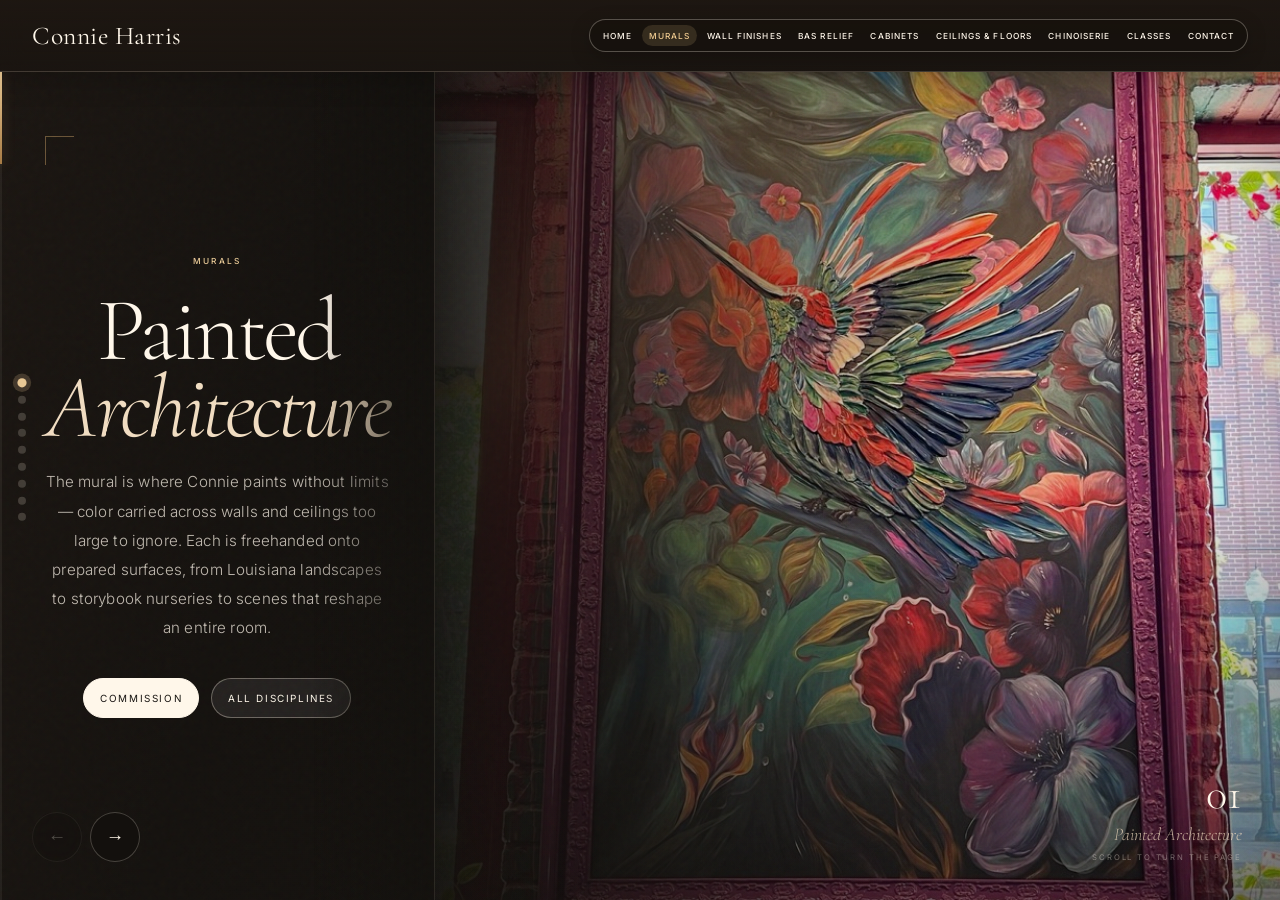
<file: murals.html>
<!doctype html>
<html lang="en" class="magazine-html">
<head>
<meta charset="UTF-8" />
<meta name="viewport" content="width=device-width, initial-scale=1" />
<meta name="description" content="Hand-painted custom murals by Connie Harris, designed to fit architecture, light, and the story of each room." />
<meta property="og:type" content="website" />
<meta property="og:title" content="Murals | Connie Harris" />
<meta property="og:description" content="Hand-painted custom murals by Connie Harris, designed to fit architecture, light, and the story of each room." />
<meta property="og:url" content="https://rauth91.github.io/connieharrisart/murals.html" />
<meta property="og:image" content="https://rauth91.github.io/connieharrisart/images/og-share.jpg" />
<meta property="og:image:width" content="1200" />
<meta property="og:image:height" content="630" />
<meta property="og:image:alt" content="Hand-painted mural by Connie Harris, decorative artist in Louisiana" />
<meta name="twitter:card" content="summary_large_image" />
<meta name="twitter:image" content="https://rauth91.github.io/connieharrisart/images/og-share.jpg" />
<meta name="theme-color" content="#12100d" />
<link rel="icon" href="images/favicon.svg" type="image/svg+xml" />
<link rel="icon" href="images/favicon-32.png" type="image/png" sizes="32x32" />
<link rel="apple-touch-icon" href="images/apple-touch-icon.png" sizes="180x180" />
<title>Murals | Connie Harris</title>
<link rel="preconnect" href="https://fonts.googleapis.com" />
<link rel="preconnect" href="https://fonts.gstatic.com" crossorigin />
<link href="https://fonts.googleapis.com/css2?family=Cormorant+Garamond:ital,wght@0,200;0,300;0,400;0,500;1,200;1,300&family=Inter:wght@300;400;500&display=swap" rel="stylesheet" />
<link rel="stylesheet" href="css/style.css?v=20260608a" />
<link rel="stylesheet" href="css/magazine.css?v=20260608a" />
<link rel="preload" as="image" href="images/gallery/murals/slide-01.jpg" fetchpriority="high" />
<script src="js/site-config.js?v=20260608a"></script>
<script src="js/site-nav.js?v=20260608a" defer></script>
<script src="js/before-after.js?v=20260608a" defer></script>

</head>
<body class="magazine-page">
<header class="topbar">
  <a class="brand" href="index.html">Connie Harris</a>
  <div class="topbar-end">
    <button class="menu-btn" id="menu-btn" type="button" aria-label="Toggle menu" aria-expanded="false">Menu</button>
    <nav class="nav" aria-label="Primary">
    <a href="index.html">Home</a>
    <a href="murals.html" class="active">Murals</a>
    <a href="faux-finishes.html">Wall Finishes</a>
    <a href="bas-relief.html">Bas Relief</a>
    <a href="cabinet-finishes.html">Cabinets</a>
    <a href="ceilings-floors.html">Ceilings & Floors</a>
    <a href="chinoiserie.html">Chinoiserie</a>
    <a href="classes.html">Classes</a>
    <a href="contact.html">Contact</a>
    </nav>
  </div>
</header>
<div class="mobile-menu" id="mobile-menu">
    <a href="index.html">Home</a>
    <a href="murals.html" class="active">Murals</a>
    <a href="faux-finishes.html">Wall Finishes</a>
    <a href="bas-relief.html">Bas Relief</a>
    <a href="cabinet-finishes.html">Cabinets</a>
    <a href="ceilings-floors.html">Ceilings & Floors</a>
    <a href="chinoiserie.html">Chinoiserie</a>
    <a href="classes.html">Classes</a>
    <a href="contact.html">Contact</a>
</div>

<div class="magazine-grain" aria-hidden="true"></div>
<div class="magazine-progress" aria-hidden="true"><div class="magazine-progress-fill" id="magazine-progress-fill"></div></div>

<nav class="magazine-nav" aria-label="Page navigation">
  <button type="button" id="magazine-prev" aria-label="Previous page">←</button>
  <button type="button" id="magazine-next" aria-label="Next page">→</button>
</nav>
<button type="button" class="magazine-tap-next" id="magazine-tap-next" aria-label="Next page"></button>
<button type="button" class="magazine-tap-prev" id="magazine-tap-prev" aria-label="Previous page"></button>

<div class="magazine-ui" aria-hidden="true">
  <span class="magazine-page-num" id="magazine-page-num">01</span>
  <span class="magazine-spread-label" id="magazine-spread-label"></span>
  <span class="magazine-hint">Scroll to turn the page</span>
</div>

<nav class="magazine-rail" id="magazine-rail" aria-label="Spread index">
<button type="button" class="magazine-rail-dot" data-spread-index="0" aria-label="Painted Architecture"><span class="magazine-rail-tip">Painted Architecture</span></button>
<button type="button" class="magazine-rail-dot" data-spread-index="1" aria-label="Drawn to Scale"><span class="magazine-rail-tip">Drawn to Scale</span></button>
<button type="button" class="magazine-rail-dot" data-spread-index="2" aria-label="Into the Architecture"><span class="magazine-rail-tip">Into the Architecture</span></button>
<button type="button" class="magazine-rail-dot" data-spread-index="3" aria-label="Layer upon Layer"><span class="magazine-rail-tip">Layer upon Layer</span></button>
<button type="button" class="magazine-rail-dot" data-spread-index="4" aria-label="Color in Motion"><span class="magazine-rail-tip">Color in Motion</span></button>
<button type="button" class="magazine-rail-dot" data-spread-index="5" aria-label="Room by Room"><span class="magazine-rail-tip">Room by Room</span></button>
<button type="button" class="magazine-rail-dot" data-spread-index="6" aria-label="Before & After"><span class="magazine-rail-tip">Before & After</span></button>
<button type="button" class="magazine-rail-dot" data-spread-index="7" aria-label="Full collection"><span class="magazine-rail-tip">Full collection</span></button>
<button type="button" class="magazine-rail-dot" data-spread-index="8" aria-label="Continue exploring"><span class="magazine-rail-tip">Continue exploring</span></button>
</nav>

<main class="magazine-book" id="magazine-book">

  <section class="magazine-spread magazine-spread--cover magazine-spread--immersive is-active" data-page="cover" data-spread-label="Painted Architecture">
    
    <div class="magazine-copy">
      <div class="magazine-rule"><p class="eyebrow">Murals</p></div>
      <h2>Painted<br><span class="title-accent">Architecture</span></h2>
      <p>The mural is where Connie paints without limits — color carried across walls and ceilings too large to ignore. Each is freehanded onto prepared surfaces, from Louisiana landscapes to storybook nurseries to scenes that reshape an entire room.</p>
      <div class="spread-actions">
        <a class="btn dark" href="contact.html">Commission</a>
        <a class="btn" href="index.html#work">All disciplines</a>
      </div>
    </div>
    <figure class="magazine-photo magazine-photo--cover magazine-photo--immersive">
      <div class="magazine-photo-inner">
        <div class="magazine-art-frame">
          <img class="magazine-photo-main" src="images/gallery/murals/slide-01.jpg" alt="Murals" width="810" height="1080" loading="eager" decoding="async" fetchpriority="high" data-focal="center 35%" />
        </div>
      </div>
    </figure>
  </section>

  <section class="magazine-spread" data-page="1" data-spread-label="Drawn to Scale">
    
    <div class="magazine-copy">
      <div class="magazine-rule"><p class="eyebrow">Murals · 01 / 05</p></div>
      <h2>Drawn<br><span class="title-accent">to Scale</span></h2>
      <p>Every commission begins on the wall itself — proportions, sightlines, and a color study shaped to the room before a single brushstroke is laid.</p>
    </div>
    <figure class="magazine-photo">
      <div class="magazine-photo-inner">
        <div class="magazine-art-frame">
          <img class="magazine-photo-main" src="images/gallery/murals/slide-02.jpg" alt="Murals — Slide 02" width="810" height="1080" loading="lazy" decoding="async" data-focal="center 32%" />
        </div>
      </div>
    </figure>
  </section>
  <section class="magazine-spread" data-page="2" data-spread-label="Into the Architecture">
    
    <div class="magazine-copy">
      <div class="magazine-rule"><p class="eyebrow">Murals · 02 / 05</p></div>
      <h2>Into the<br><span class="title-accent">Architecture</span></h2>
      <p>Finished work settles into its space, reading as part of the architecture and the light rather than a picture hung upon it.</p>
    </div>
    <figure class="magazine-photo">
      <div class="magazine-photo-inner">
        <div class="magazine-art-frame">
          <img class="magazine-photo-main" src="images/gallery/murals/slide-03.jpg" alt="Murals — Slide 03" width="810" height="1080" loading="lazy" decoding="async" data-focal="center 35%" />
        </div>
      </div>
    </figure>
  </section>
  <section class="magazine-spread" data-page="3" data-spread-label="Layer upon Layer">
    
    <div class="magazine-copy">
      <div class="magazine-rule"><p class="eyebrow">Murals · 03 / 05</p></div>
      <h2>Layer<br><span class="title-accent">upon Layer</span></h2>
      <p>Glaze over brushwork over ground — depth built slowly, so the surface holds its atmosphere for decades.</p>
    </div>
    <figure class="magazine-photo">
      <div class="magazine-photo-inner">
        <div class="magazine-art-frame">
          <img class="magazine-photo-main" src="images/gallery/murals/slide-04.jpg" alt="Murals — Slide 04" width="810" height="1080" loading="lazy" decoding="async" data-focal="center 35%" />
        </div>
      </div>
    </figure>
  </section>
  <section class="magazine-spread" data-page="4" data-spread-label="Color in Motion">
    
    <div class="magazine-copy">
      <div class="magazine-rule"><p class="eyebrow">Murals · 04 / 05</p></div>
      <h2>Color in<br><span class="title-accent">Motion</span></h2>
      <p>Light changes the mural through the day — Connie builds that movement into the palette so the wall never reads static.</p>
    </div>
    <figure class="magazine-photo">
      <div class="magazine-photo-inner">
        <div class="magazine-art-frame">
          <img class="magazine-photo-main" src="images/gallery/murals/gallery-01.jpg" alt="Murals — Gallery 01" width="810" height="1080" loading="lazy" decoding="async" data-focal="center 35%" />
        </div>
      </div>
    </figure>
  </section>
  <section class="magazine-spread" data-page="5" data-spread-label="Room by Room">
    
    <div class="magazine-copy">
      <div class="magazine-rule"><p class="eyebrow">Murals · 05 / 05</p></div>
      <h2>Room by<br><span class="title-accent">Room</span></h2>
      <p>No two commissions share a template. Each mural is drawn for its architecture, its owner, and the story the space is meant to tell.</p>
    </div>
    <figure class="magazine-photo">
      <div class="magazine-photo-inner">
        <div class="magazine-art-frame">
          <img class="magazine-photo-main" src="images/gallery/murals/gallery-02.jpg" alt="Murals — Gallery 02" width="810" height="1080" loading="lazy" decoding="async" data-focal="center 35%" />
        </div>
      </div>
    </figure>
  </section>
  <section class="magazine-spread magazine-spread--compare" data-page="compare" data-spread-label="Before & After">
    
    <div class="magazine-copy">
      <div class="magazine-rule"><p class="eyebrow">Murals · Transformation</p></div>
      <h2>Before &<br><span class="title-accent">After</span></h2>
      <p>Drag the handle to compare the color study on the wall and the finished mural — a hospitality bar in Baton Rouge.</p>
    </div>
    <figure class="magazine-photo magazine-photo--compare">
      <div class="magazine-photo-inner">
        <div class="magazine-art-frame">
          <div class="before-after" data-before-after>
            <div class="before-after__stage">
              <img class="before-after__img before-after__img--after" src="images/before-after/murals/01-after.jpg" alt="Murals — bar niche after painting" width="810" height="1080" loading="lazy" decoding="async" style="object-position:center 42%" />
              <div class="before-after__before-layer">
                <img class="before-after__img before-after__img--before" src="images/before-after/murals/01-before.jpg" alt="Murals — bar niche color study before painting" width="810" height="1080" loading="lazy" decoding="async" style="object-position:center 46%" />
              </div>
              <div class="before-after__handle" aria-hidden="true">
                <span class="before-after__line"></span>
                <span class="before-after__knob"></span>
              </div>
              <span class="before-after__label before-after__label--before">Before</span>
              <span class="before-after__label before-after__label--after">After</span>
            </div>
            <input type="range" class="before-after__range" min="0" max="100" value="50" aria-label="Drag to compare before and after" />
          </div>
        </div>
      </div>
    </figure>
  </section>

  <section class="magazine-spread magazine-spread--gallery" data-page="gallery" id="gallery" data-spread-label="Full collection">
    
    <div class="magazine-gallery-layout">
      <header class="magazine-gallery-head">
        <div class="magazine-rule"><p class="eyebrow">Murals · Gallery</p></div>
        <h2>The full<br><span class="title-accent">collection</span></h2>
        <p>Tap any image to view it full size. Every work in this discipline, in one place.</p>
        <p class="magazine-gallery-stat">12<span>Works in this collection</span></p>
      </header>
      <div class="magazine-gallery-body" aria-label="Gallery">
        <ul class="magazine-gallery-mosaic" role="list">
          
        <li class="magazine-gallery-cell">
          <button type="button" class="magazine-gallery-thumb" data-gallery-src="images/gallery/murals/gallery-03.jpg">
            <img src="images/gallery/murals/gallery-03-thumb.jpg" alt="Murals — Gallery 03" width="520" height="650" loading="lazy" decoding="async" />
            <span class="magazine-gallery-thumb-num">01</span>
          </button>
        </li>
        <li class="magazine-gallery-cell">
          <button type="button" class="magazine-gallery-thumb" data-gallery-src="images/gallery/murals/gallery-04.jpg">
            <img src="images/gallery/murals/gallery-04-thumb.jpg" alt="Murals — Gallery 04" width="520" height="650" loading="lazy" decoding="async" />
            <span class="magazine-gallery-thumb-num">02</span>
          </button>
        </li>
        <li class="magazine-gallery-cell">
          <button type="button" class="magazine-gallery-thumb" data-gallery-src="images/gallery/murals/gallery-05.jpg">
            <img src="images/gallery/murals/gallery-05-thumb.jpg" alt="Murals — Gallery 05" width="520" height="650" loading="lazy" decoding="async" />
            <span class="magazine-gallery-thumb-num">03</span>
          </button>
        </li>
        <li class="magazine-gallery-cell">
          <button type="button" class="magazine-gallery-thumb" data-gallery-src="images/gallery/murals/gallery-06.jpg">
            <img src="images/gallery/murals/gallery-06-thumb.jpg" alt="Murals — Gallery 06" width="520" height="650" loading="lazy" decoding="async" />
            <span class="magazine-gallery-thumb-num">04</span>
          </button>
        </li>
        <li class="magazine-gallery-cell">
          <button type="button" class="magazine-gallery-thumb" data-gallery-src="images/gallery/murals/gallery-07.jpg">
            <img src="images/gallery/murals/gallery-07-thumb.jpg" alt="Murals — Gallery 07" width="520" height="650" loading="lazy" decoding="async" />
            <span class="magazine-gallery-thumb-num">05</span>
          </button>
        </li>
        <li class="magazine-gallery-cell">
          <button type="button" class="magazine-gallery-thumb" data-gallery-src="images/gallery/murals/gallery-08.jpg">
            <img src="images/gallery/murals/gallery-08-thumb.jpg" alt="Murals — Gallery 08" width="520" height="650" loading="lazy" decoding="async" />
            <span class="magazine-gallery-thumb-num">06</span>
          </button>
        </li>
        <li class="magazine-gallery-cell">
          <button type="button" class="magazine-gallery-thumb" data-gallery-src="images/gallery/murals/gallery-09.jpg">
            <img src="images/gallery/murals/gallery-09-thumb.jpg" alt="Murals — Gallery 09" width="520" height="650" loading="lazy" decoding="async" />
            <span class="magazine-gallery-thumb-num">07</span>
          </button>
        </li>
        <li class="magazine-gallery-cell">
          <button type="button" class="magazine-gallery-thumb" data-gallery-src="images/gallery/murals/gallery-10.jpg">
            <img src="images/gallery/murals/gallery-10-thumb.jpg" alt="Murals — Gallery 10" width="520" height="650" loading="lazy" decoding="async" />
            <span class="magazine-gallery-thumb-num">08</span>
          </button>
        </li>
        <li class="magazine-gallery-cell">
          <button type="button" class="magazine-gallery-thumb" data-gallery-src="images/gallery/murals/gallery-11.jpg">
            <img src="images/gallery/murals/gallery-11-thumb.jpg" alt="Murals — Gallery 11" width="520" height="650" loading="lazy" decoding="async" />
            <span class="magazine-gallery-thumb-num">09</span>
          </button>
        </li>
        <li class="magazine-gallery-cell">
          <button type="button" class="magazine-gallery-thumb" data-gallery-src="images/gallery/murals/gallery-12.jpg">
            <img src="images/gallery/murals/gallery-12-thumb.jpg" alt="Murals — Gallery 12" width="520" height="650" loading="lazy" decoding="async" />
            <span class="magazine-gallery-thumb-num">10</span>
          </button>
        </li>
        <li class="magazine-gallery-cell">
          <button type="button" class="magazine-gallery-thumb" data-gallery-src="images/gallery/murals/gallery-13.jpg">
            <img src="images/gallery/murals/gallery-13-thumb.jpg" alt="Murals — Gallery 13" width="520" height="650" loading="lazy" decoding="async" />
            <span class="magazine-gallery-thumb-num">11</span>
          </button>
        </li>
        <li class="magazine-gallery-cell">
          <button type="button" class="magazine-gallery-thumb" data-gallery-src="images/gallery/murals/gallery-14.jpg">
            <img src="images/gallery/murals/gallery-14-thumb.jpg" alt="Murals — Gallery 14" width="520" height="650" loading="lazy" decoding="async" />
            <span class="magazine-gallery-thumb-num">12</span>
          </button>
        </li>
        </ul>
      </div>
    </div>
  </section>

  <section class="magazine-spread magazine-spread--outro" data-spread-label="Continue exploring">
    <div class="magazine-copy">
      <div class="magazine-rule"><p class="eyebrow">Continue exploring</p></div>
      <h2>More from<br><span class="title-accent">the studio</span></h2>
      <p>Each discipline is a room in Connie's practice — murals, wall finishes, bas relief, cabinetry, ceilings, floors, and chinoiserie.</p>
      <div class="practice-links">
        <a href="faux-finishes.html">Wall Finishes</a>
<a href="bas-relief.html">Bas Relief</a>
<a href="cabinet-finishes.html">Cabinets</a>
<a href="ceilings-floors.html">Ceilings & Floors</a>
<a href="chinoiserie.html">Chinoiserie</a>
      </div>
      <div class="spread-actions">
        <a class="btn dark" href="contact.html">Contact Connie</a>
        <a class="btn" href="index.html">Home</a>
      </div>
    </div>
  </section>
</main>

<div class="magazine-lightbox" id="magazine-lightbox" aria-hidden="true">
  <button type="button" class="magazine-lightbox-close" id="magazine-lightbox-close">Close</button>
  <button type="button" class="magazine-lightbox-nav magazine-lightbox-prev" id="magazine-lightbox-prev" aria-label="Previous image">←</button>
  <img id="magazine-lightbox-img" alt="" />
  <button type="button" class="magazine-lightbox-nav magazine-lightbox-next" id="magazine-lightbox-next" aria-label="Next image">→</button>
  <p class="magazine-lightbox-caption" id="magazine-lightbox-caption"></p>
  <p class="magazine-lightbox-meta" id="magazine-lightbox-meta"></p>
</div>

<script src="js/main.js?v=20260608a"></script>
<script src="js/magazine.js?v=20260608a"></script>
</body>
</html>
</file>
<file: css/style.css>
:root{
  --paper:#f5eee4;
  --paper-2:#eadcc9;
  --ink:#241e18;
  --soft:#756858;
  --gold:#a77b45;
  --clay:#6f4d35;
  --line:rgba(36,30,24,.16);
  --white:#fff7ea;
  --topbar-h:72px;
}
/* Touch optimization */
*{-webkit-tap-highlight-color:transparent}
button,a,[role="button"]{touch-action:manipulation}
*{box-sizing:border-box;margin:0;padding:0}
html{scroll-behavior:smooth;-webkit-text-size-adjust:100%;text-size-adjust:100%}
body{
  font-family:Inter,system-ui,sans-serif;
  background:
    radial-gradient(circle at 12% 18%, rgba(167,123,69,.18), transparent 32rem),
    radial-gradient(circle at 88% 42%, rgba(111,77,53,.13), transparent 26rem),
    linear-gradient(180deg,#f8f1e8 0%,#f1e5d6 52%,#f7efe4 100%);
  overflow-x:hidden;
  color:var(--ink);
}
body::before{
  content:"";
  position:fixed;
  inset:0;
  pointer-events:none;
  z-index:1;
  opacity:.2;
  background-image:url("data:image/svg+xml,%3Csvg viewBox='0 0 160 160' xmlns='http://www.w3.org/2000/svg'%3E%3Cfilter id='n'%3E%3CfeTurbulence type='fractalNoise' baseFrequency='.8' numOctaves='3' stitchTiles='stitch'/%3E%3C/filter%3E%3Crect width='160' height='160' filter='url(%23n)' opacity='.38'/%3E%3C/svg%3E");
  mix-blend-mode:multiply;
}
a{color:inherit}
img{display:block;max-width:100%}

.topbar{
  position:fixed;top:0;left:0;right:0;z-index:50;
  height:var(--topbar-h);padding:0 clamp(0.9rem,2.6vw,2rem);
  display:flex;align-items:center;justify-content:space-between;gap:.75rem;
  color:#fff4e6;
  background:linear-gradient(to bottom,rgba(30,23,18,.94),rgba(30,23,18,.62));
  backdrop-filter:blur(12px) saturate(118%);
  -webkit-backdrop-filter:blur(12px) saturate(118%);
  border-bottom:1px solid rgba(255,244,230,.16);
  box-shadow:0 8px 28px rgba(0,0,0,.18);
  transition:background .25s ease,border-color .25s ease,box-shadow .25s ease;
}
.topbar.scrolled{background:rgba(30,23,18,.96);border-bottom-color:rgba(255,244,230,.22);box-shadow:0 10px 30px rgba(12,9,7,.28)}
.topbar .brand{color:#fff7ea;flex-shrink:0}
.brand{font-family:"Cormorant Garamond",serif;font-size:clamp(1.3rem,2vw,1.8rem);text-decoration:none;letter-spacing:.02em}
.topbar-end{display:flex;align-items:center;justify-content:flex-end;gap:.55rem;min-width:0;flex:1}
.menu-btn{display:none;flex-shrink:0;border:1px solid rgba(255,244,230,.38);background:rgba(36,30,24,.55);color:#fff4e6;padding:.45rem .75rem;font-size:.55rem;letter-spacing:.13em;text-transform:uppercase;border-radius:999px}
.topbar .nav{
  display:flex;gap:.15rem;align-items:center;flex-wrap:nowrap;
  max-width:min(100%,74rem);overflow-x:auto;overflow-y:hidden;
  padding:.28rem .35rem;border:1px solid rgba(255,244,230,.28);border-radius:999px;
  background:rgba(22,17,13,.68);box-shadow:0 6px 20px rgba(0,0,0,.22);
  -webkit-overflow-scrolling:touch;scrollbar-width:none;
}
.topbar .nav::-webkit-scrollbar{display:none}
.topbar .nav a{font-size:.58rem;letter-spacing:.16em;text-transform:uppercase;font-weight:500;text-decoration:none;color:#fff7ea;opacity:1;padding:.4rem .52rem;border-radius:999px;white-space:nowrap;transition:background .2s ease,color .2s ease}
.topbar .nav a:hover,.topbar .nav a.active{color:#f2cd91;background:rgba(242,205,145,.14)}
.mobile-menu a.active{color:#f2cd91;background:rgba(242,205,145,.1)}

.mobile-menu{display:block;position:fixed;top:var(--topbar-h);left:.7rem;right:.7rem;z-index:49;background:rgba(22,17,13,.98);padding:.6rem .75rem;border:1px solid rgba(255,244,230,.12);border-radius:20px;transform:translateY(-12px);opacity:0;pointer-events:none;max-height:calc(100svh - var(--topbar-h) - 20px);overflow:auto;transition:transform .2s ease,opacity .2s ease}
.mobile-menu a{display:block;padding:.75rem .7rem;font-size:.63rem;letter-spacing:.16em;text-transform:uppercase;color:#fff4e6;text-decoration:none;border-radius:12px}
.mobile-menu a:hover,.mobile-menu a:focus-visible{background:rgba(255,244,230,.08);outline:none}
.mobile-menu.show{transform:translateY(0);opacity:1;pointer-events:auto}
body.menu-open{overflow:hidden}
body.menu-open::before{opacity:.35}

.btn{display:inline-flex;align-items:center;justify-content:center;text-decoration:none;border:1px solid rgba(255,244,230,.42);padding:.82rem 1rem;border-radius:999px;text-transform:uppercase;letter-spacing:.16em;font-size:.62rem}
.btn.dark{background:#241e18;border-color:#241e18;color:#fff4e6}

h1{
  font-family:"Cormorant Garamond",serif;
  font-weight:300;
  font-size:clamp(3.4rem,10vw,9.5rem);
  line-height:.85;
  letter-spacing:-.045em;
}
h2.section-title{
  font-family:"Cormorant Garamond",serif;
  font-weight:300;
  font-size:clamp(2.4rem,5.5vw,5.5rem);
  line-height:.88;
  letter-spacing:-.035em;
}
h3{
  font-family:"Cormorant Garamond",serif;
  font-weight:300;
  font-size:clamp(1.8rem,3.5vw,3.6rem);
  line-height:.9;
  letter-spacing:-.025em;
}
p{
  font-family:Inter,system-ui,sans-serif;
  font-size:clamp(1rem,1.35vw,1.15rem);
  font-weight:300;
  line-height:1.9;
  color:var(--soft);
  letter-spacing:.01em;
}
p.lead{
  font-family:"Cormorant Garamond",serif;
  font-size:clamp(1.5rem,2.8vw,2.4rem);
  font-weight:300;
  line-height:1.15;
  color:var(--ink);
  letter-spacing:-.015em;
}
.eyebrow,.kicker,.mini{
  font-family:Inter,system-ui,sans-serif;
  font-size:.58rem;
  font-weight:500;
  letter-spacing:.26em;
  text-transform:uppercase;
  color:var(--gold);
}

blockquote,.pullquote{
  font-family:"Cormorant Garamond",serif;
  font-size:clamp(1.6rem,3vw,2.8rem);
  font-weight:300;
  font-style:italic;
  line-height:1.2;
  color:var(--ink);
  border-left:2px solid var(--gold);
  padding-left:1.5rem;
  margin:2rem 0;
  letter-spacing:-.01em;
}

.reveal{opacity:0;transform:translateY(30px)}
@keyframes shine{from{background-position:120% 0}to{background-position:0 0}}
.shimmer{
  background:linear-gradient(100deg,rgba(255,247,234,.75) 0%,rgba(255,236,201,.98) 42%,rgba(167,123,69,.92) 50%,rgba(255,236,201,.98) 58%,rgba(255,247,234,.75) 100%);
  background-size:260% 100%;
  -webkit-background-clip:text;
  background-clip:text;
  color:transparent;
  animation:shine .95s ease-out;
}

.footer{padding:2rem clamp(1.2rem,4vw,4rem);display:flex;justify-content:space-between;gap:1rem;flex-wrap:wrap;color:var(--soft);font-size:.65rem;letter-spacing:.14em;text-transform:uppercase}
.footer-social{display:flex;gap:1.2rem}
.footer-social a{font-size:.6rem;letter-spacing:.18em;text-transform:uppercase;text-decoration:none;color:var(--soft);transition:color .2s ease}
.footer-social a:hover{color:var(--gold)}
.testimonials{padding:3rem clamp(1.2rem,6vw,7rem)}
.testimonial-grid{display:grid;grid-template-columns:repeat(2,1fr);gap:clamp(1.5rem,4vw,4rem);margin-top:1.5rem}
.pullquote cite{display:block;margin-top:.8rem;font-style:normal;font-family:Inter,sans-serif;font-size:.6rem;letter-spacing:.18em;text-transform:uppercase;color:var(--gold)}

@media(max-width:1280px){
  .topbar .nav a{font-size:.52rem;letter-spacing:.13em;padding:.36rem .44rem}
}
@media(max-width:980px){
  .topbar .nav{display:none}
  .menu-btn{display:inline-flex}
}
@media(max-width:620px){
  :root{--topbar-h:64px}
  .topbar{padding:0 .85rem}
  .mobile-menu{left:.45rem;right:.45rem}
  .footer{display:grid}
}
@media(max-width:720px){.testimonial-grid{grid-template-columns:1fr}}
@media(max-width:768px){
  .nav a,.mobile-menu a{min-height:46px;display:flex;align-items:center}
  .btn{min-height:48px;padding:.9rem 1.4rem}
  .menu-btn{min-height:46px;min-width:46px;display:flex;align-items:center;justify-content:center}
  .eyebrow,.kicker,.mini{font-size:.65rem;letter-spacing:.2em}
  .footer{font-size:.65rem;gap:1.2rem;padding:1.5rem 1.2rem}
  .footer-social{gap:1rem;flex-wrap:wrap}
}

@media(max-width:430px){
  :root{--topbar-h:60px}
  .topbar{padding:0 .72rem}
  .brand{font-size:1.26rem}
  .menu-btn{font-size:.5rem;letter-spacing:.12em;padding:.4rem .62rem}
  .mobile-menu{left:.35rem;right:.35rem;padding:.5rem .6rem;border-radius:16px;max-height:calc(100svh - 74px)}
  .mobile-menu a{padding:.68rem .55rem;font-size:.58rem}
}

@media(max-height:740px) and (max-width:640px){
  .mobile-menu{max-height:calc(100svh - 68px)}
}

/* Smooth scrolling on iOS for overlay panels */
.class-panel,
.mobile-menu{
  -webkit-overflow-scrolling:touch;
  overscroll-behavior:contain;
}
</file>
<file: css/magazine.css>
/* Atelier spreads — dark cinematic, matches home hero energy */
html.magazine-html,
html.magazine-html body{
  height:100%;
  overflow:hidden;
}

body.magazine-page{
  background:#12100d;
  color:#fff7ea;
}

/* Copy-only practice pages (no photos) */
body.magazine-page--text .magazine-spread{
  grid-template-columns:1fr;
}
body.magazine-page--text .magazine-spread--text .magazine-copy{
  max-width:min(44rem,88vw);
  margin:0 auto;
  min-height:calc(100dvh - var(--topbar-h));
  justify-content:center;
  padding:clamp(3rem,8vh,6rem) clamp(1.5rem,5vw,3rem);
  border-right:none;
  background:transparent;
}
body.magazine-page--text .magazine-spread--text .magazine-copy::after,
body.magazine-page--text .magazine-spread--text .magazine-copy::before{
  display:none;
}
body.magazine-page--text .magazine-spread--cover .magazine-copy h2{
  font-size:clamp(3rem,8vw,6.5rem);
}
body.magazine-page--text .magazine-spread--outro .magazine-copy{
  justify-content:center;
}
body.magazine-page--text .magazine-tap-next,
body.magazine-page--text .magazine-tap-prev{
  width:100%;left:0;right:0;
}
body.magazine-page--text .magazine-ui{
  color:#fff7ea;
}
body.magazine-page::before{
  opacity:.14;
  mix-blend-mode:overlay;
}

.magazine-grain{
  position:fixed;inset:0;z-index:44;pointer-events:none;
  opacity:.22;
  background-image:url("data:image/svg+xml,%3Csvg viewBox='0 0 200 200' xmlns='http://www.w3.org/2000/svg'%3E%3Cfilter id='n'%3E%3CfeTurbulence type='fractalNoise' baseFrequency='.75' numOctaves='4' stitchTiles='stitch'/%3E%3C/filter%3E%3Crect width='200' height='200' filter='url(%23n)' opacity='.5'/%3E%3C/svg%3E");
  mix-blend-mode:soft-light;
}

.magazine-book{
  position:fixed;
  top:var(--topbar-h);
  left:0;right:0;bottom:0;
  overflow-x:hidden;
  overflow-y:auto;
  scroll-snap-type:y proximity;
  scroll-behavior:smooth;
  -webkit-overflow-scrolling:touch;
  scrollbar-width:none;
}
.magazine-book::-webkit-scrollbar{display:none}

/* —— Spread —— */
.magazine-spread{
  min-height:100%;
  scroll-snap-align:start;
  scroll-snap-stop:always;
  display:grid;
  grid-template-columns:minmax(280px,34vw) 1fr;
  position:relative;
  background:#12100d;
  isolation:isolate;
}
.magazine-spread + .magazine-spread{
  box-shadow:inset 0 1px 0 rgba(255,247,234,.06);
}

/* —— Copy panel (dark editorial) —— */
.magazine-copy{
  position:relative;z-index:2;
  display:flex;flex-direction:column;justify-content:center;align-items:center;
  text-align:center;
  padding:clamp(2rem,4vw,3.5rem) clamp(1.75rem,3.5vw,3.25rem) clamp(2.5rem,7vh,5rem);
  background:
    linear-gradient(105deg,#1a1511 0%,#14110e 55%,rgba(20,17,14,.97) 100%);
  border-right:1px solid rgba(255,244,230,.08);
}
.magazine-copy::after{
  content:"";
  position:absolute;top:0;right:0;bottom:0;width:120px;
  background:linear-gradient(90deg,transparent,rgba(18,16,13,.85));
  pointer-events:none;
}
.magazine-rule{
  display:flex;align-items:center;gap:.75rem;
  margin-bottom:1.35rem;
}
.magazine-rule::before,
.magazine-rule::after{
  content:"";height:1px;flex:1;max-width:3.5rem;
  background:linear-gradient(90deg,transparent,rgba(201,160,102,.7));
}
.magazine-rule::after{
  background:linear-gradient(90deg,rgba(201,160,102,.7),transparent);
  max-width:1.5rem;
}
.magazine-copy .eyebrow{
  margin:0;
  color:#e9c995;
  font-size:.52rem;
  letter-spacing:.28em;
}
.magazine-copy h2,
.magazine-gallery-head h2{
  font-family:"Cormorant Garamond",serif;font-weight:300;
  font-size:clamp(2.85rem,6.2vw,5.5rem);
  line-height:.86;
  letter-spacing:-.04em;
  color:#fff7ea;
  margin-bottom:1.35rem;
  max-width:11ch;
}
.magazine-copy h2 .title-accent,
.magazine-gallery-head h2 .title-accent{
  font-style:italic;
  color:#f0dcc0;
}
.magazine-copy::before{
  content:"";
  position:absolute;top:clamp(2rem,5vw,4rem);left:clamp(1.75rem,3.5vw,3.25rem);
  width:28px;height:28px;
  border-top:1px solid rgba(201,160,102,.45);
  border-left:1px solid rgba(201,160,102,.45);
  pointer-events:none;
}
.magazine-copy p{
  max-width:24rem;
  line-height:1.92;
  color:rgba(255,247,234,.72);
  font-size:clamp(.95rem,1.1vw,1.06rem);
}
.magazine-copy .spread-actions{
  display:flex;flex-wrap:wrap;justify-content:center;gap:.75rem;margin-top:2.2rem;
}
.magazine-page .spread-actions .btn{
  background:rgba(255,255,255,.07);
  backdrop-filter:blur(12px);
  -webkit-backdrop-filter:blur(12px);
  color:#fff7ea;
  border-color:rgba(255,244,230,.32);
}
.magazine-page .spread-actions .btn.dark{
  background:#fff7ea;
  border-color:#fff7ea;
  color:#14110e;
}
.magazine-page .spread-actions .btn:hover{
  background:rgba(255,255,255,.14);
  border-color:rgba(233,201,149,.55);
}
.magazine-page .spread-actions .btn.dark:hover{
  background:#f5ebe0;
}

/* Reveal */
.magazine-copy .magazine-rule,
.magazine-copy .eyebrow,
.magazine-copy h2,
.magazine-copy p,
.magazine-copy .spread-actions,
.magazine-copy .practice-links{
  opacity:0;transform:translateY(22px);
  transition:opacity .75s ease,transform .8s cubic-bezier(.16,1,.3,1);
}
.magazine-spread.is-active .magazine-copy .magazine-rule{opacity:1;transform:none;transition-delay:.04s}
.magazine-spread.is-active .magazine-copy .eyebrow{opacity:1;transform:none;transition-delay:.1s}
.magazine-spread.is-active .magazine-copy h2{opacity:1;transform:none;transition-delay:.18s}
.magazine-spread.is-active .magazine-copy p{opacity:1;transform:none;transition-delay:.26s}
.magazine-spread.is-active .magazine-copy .spread-actions,
.magazine-spread.is-active .magazine-copy .practice-links{opacity:1;transform:none;transition-delay:.34s}

/* —— Photo stage: full artwork visible, ambient depth (no forced crop) —— */
.magazine-photo{
  position:relative;
  overflow:hidden;
  background:
    radial-gradient(ellipse 80% 60% at 50% 40%,rgba(42,36,30,.55),transparent 70%),
    #0a0908;
}
/* Ambient blur removed — was loading every spread photo twice */
.magazine-photo-inner{
  position:relative;z-index:1;
  display:flex;align-items:center;justify-content:center;
  width:100%;height:100%;
  min-height:calc(100dvh - var(--topbar-h));
  padding:clamp(.65rem,1.2vw,1rem);
  box-sizing:border-box;
}
/* 3:4 frame — scales up to fill the photo panel (less black void) */
.magazine-art-frame{
  position:relative;
  flex-shrink:0;
  overflow:hidden;
  aspect-ratio:3 / 4;
  width:min(100%,calc((100dvh - var(--topbar-h) - 1.25rem) * 3 / 4));
  height:auto;
  max-height:calc(100dvh - var(--topbar-h) - 1.25rem);
  max-width:100%;
  padding:clamp(.4rem,.7vw,.55rem);
  background:linear-gradient(160deg,rgba(252,248,240,.14),rgba(22,19,16,.55));
  border:1px solid rgba(255,244,230,.14);
  box-shadow:
    0 1px 0 rgba(255,244,230,.1) inset,
    0 32px 90px rgba(0,0,0,.5);
}
.magazine-art-frame.is-landscape{
  aspect-ratio:4 / 3;
  width:min(100%,calc((100dvh - var(--topbar-h) - 1.25rem) * 4 / 3));
  max-height:calc(100dvh - var(--topbar-h) - 1.25rem);
}
.magazine-art-frame.is-wide-portrait{
  aspect-ratio:2 / 3;
  width:min(100%,calc((100dvh - var(--topbar-h) - 1.25rem) * 2 / 3));
}
.magazine-art-frame--focus-top .magazine-photo-main{object-position:center 22%}
.magazine-art-frame--focus-mid .magazine-photo-main{object-position:center 50%}
.magazine-art-frame--focus-detail .magazine-photo-main{
  object-position:center 40%;
  transform:scale(1.06);
}
.magazine-spread.is-active .magazine-art-frame--focus-detail .magazine-photo-main{
  transform:scale(1.04);
}

/* Cover — immersive full-height photo */
.magazine-photo--immersive .magazine-photo-inner{padding:0}
.magazine-photo--immersive .magazine-art-frame{
  width:100%;
  height:calc(100dvh - var(--topbar-h));
  max-width:100%;
  max-height:none;
  aspect-ratio:unset;
  border:none;
  padding:0;
  border-radius:0;
  box-shadow:none;
}
.magazine-photo--immersive .magazine-photo-main{
  object-fit:cover;
}
.magazine-spread--immersive .magazine-photo::before{
  background:
    linear-gradient(90deg,rgba(18,16,13,.94) 0%,rgba(18,16,13,.55) 28%,rgba(18,16,13,.15) 48%,transparent 62%),
    linear-gradient(to top,rgba(12,10,8,.5),transparent 50%);
}

.magazine-photo-main{
  display:block;
  width:100%;
  height:100%;
  object-fit:cover;
  object-position:center 38%;
  filter:brightness(.88) saturate(.94) contrast(1.02);
  opacity:1;
  transform:none;
  transition:filter .5s ease,opacity .35s ease;
}
.magazine-photo-main.is-error{
  opacity:.35;
}
.magazine-art-frame.is-landscape .magazine-photo-main{
  object-position:center center;
}
.magazine-spread.is-active .magazine-photo-main{
  filter:brightness(.92) saturate(.97) contrast(1.03);
}
.magazine-art-frame::after{
  content:"";
  position:absolute;inset:0;pointer-events:none;
  box-shadow:inset 0 0 80px rgba(0,0,0,.22);
}
.magazine-photo::before{
  content:"";
  position:absolute;inset:0;z-index:2;pointer-events:none;
  background:
    linear-gradient(90deg,rgba(18,16,13,.88) 0%,rgba(18,16,13,.35) 12%,transparent 28%),
    linear-gradient(to top,rgba(12,10,8,.35),transparent 42%);
}
.magazine-photo::after{
  content:"";
  position:absolute;inset:0;z-index:3;pointer-events:none;
  background:radial-gradient(ellipse 100% 100% at 62% 50%,transparent 42%,rgba(10,9,8,.12) 100%);
}

/* Cover — taller type */
.magazine-spread--cover .magazine-copy{
  justify-content:center;
  padding-top:clamp(2.5rem,6vw,5rem);
  padding-bottom:clamp(2.5rem,6vw,5rem);
}
.magazine-spread--cover .magazine-copy h2{
  font-size:clamp(3.2rem,7vw,6.2rem);
}

/* —— Gallery spread —— */
.magazine-spread--gallery{
  grid-template-columns:1fr;
  min-height:auto;
  height:auto;
  scroll-snap-align:none;
  scroll-snap-stop:normal;
  overflow:visible;
  background:
    radial-gradient(ellipse 70% 50% at 50% 100%,rgba(167,123,69,.1),transparent 55%),
    linear-gradient(165deg,#1a1511,#12100d);
}
.magazine-spread--gallery::after{display:none}
.magazine-gallery-layout{
  position:relative;z-index:2;
  display:flex;
  flex-direction:column;
  align-items:stretch;
  gap:clamp(1.25rem,2.5vw,2rem);
  width:100%;
  max-width:1240px;
  margin:0 auto;
  padding:clamp(1.75rem,4vw,3.25rem) clamp(1.25rem,4vw,2.5rem) clamp(4rem,7vw,6rem);
  box-sizing:border-box;
}
.magazine-gallery-head{
  max-width:34rem;
  margin:0 auto;
  text-align:center;
  flex-shrink:0;
}
.magazine-gallery-head h2{
  font-size:clamp(2.2rem,4.5vw,3.75rem);
  margin-bottom:.85rem;max-width:none;
}
.magazine-gallery-head p{
  color:rgba(255,247,234,.66);line-height:1.75;
  font-size:clamp(.92rem,1.05vw,1rem);
  margin-bottom:1rem;max-width:none;
}
.magazine-gallery-stat{
  display:block;
  font-family:"Cormorant Garamond",serif;
  font-size:clamp(2rem,3.5vw,2.75rem);font-weight:300;
  color:#fff7ea;line-height:1;
  letter-spacing:.01em;
  margin-top:.35rem;
}
.magazine-gallery-stat span{
  display:block;
  font-family:Inter,system-ui,sans-serif;
  font-size:.56rem;font-weight:500;letter-spacing:.28em;text-transform:uppercase;
  color:rgba(233,201,149,.8);
  margin-top:.55rem;
}
.magazine-gallery-head .magazine-rule,
.magazine-gallery-head h2,
.magazine-gallery-head p,
.magazine-gallery-stat{
  opacity:0;transform:translateY(14px);
  transition:opacity .65s ease,transform .7s cubic-bezier(.16,1,.3,1);
}
.magazine-spread--gallery.is-active .magazine-gallery-head .magazine-rule{opacity:1;transform:none;transition-delay:.05s}
.magazine-spread--gallery.is-active .magazine-gallery-head h2{opacity:1;transform:none;transition-delay:.1s}
.magazine-spread--gallery.is-active .magazine-gallery-head p{opacity:1;transform:none;transition-delay:.16s}
.magazine-spread--gallery.is-active .magazine-gallery-stat{opacity:1;transform:none;transition-delay:.22s}
.magazine-gallery-body{
  width:100%;
  min-width:0;
  touch-action:pan-y;
}
.magazine-gallery-mosaic{
  list-style:none;
  margin:0;
  padding:0;
  display:grid;
  grid-template-columns:repeat(4,minmax(0,1fr));
  gap:clamp(.75rem,1.4vw,1.15rem);
  width:100%;
}
.magazine-gallery-cell{
  margin:0;
  padding:0;
  min-width:0;
}
.magazine-gallery-thumb{
  display:block;
  width:100%;
  position:relative;
  border:0;
  padding:0;
  margin:0;
  background:#0a0908;
  cursor:pointer;
  overflow:hidden;
  aspect-ratio:4/5;
  -webkit-appearance:none;
  appearance:none;
  box-shadow:0 12px 36px rgba(0,0,0,.28);
  transition:box-shadow .35s ease,transform .35s ease;
}
.magazine-gallery-thumb:hover,
.magazine-gallery-thumb:focus-visible{
  box-shadow:0 18px 48px rgba(0,0,0,.42);
  transform:translateY(-2px);
  outline:none;
}
.magazine-gallery-thumb img{
  position:absolute;
  inset:0;
  width:100%;
  height:100%;
  max-width:none;
  object-fit:cover;
  object-position:center;
  display:block;
  background:#1a1511;
  filter:brightness(.88) saturate(.92);
  transition:transform .85s cubic-bezier(.16,1,.3,1),filter .35s ease,opacity .25s ease;
}
.magazine-gallery-thumb img:not([src]),
.magazine-gallery-thumb img[src=""]{
  opacity:0;
}
.magazine-gallery-thumb:hover img,
.magazine-gallery-thumb:focus-visible img{
  transform:scale(1.04);
  filter:brightness(1) saturate(1);
}
.magazine-gallery-thumb::after{
  content:"";
  position:absolute;inset:0;z-index:1;
  border:1px solid transparent;
  background:linear-gradient(to top,rgba(12,10,8,.45),transparent 42%);
  transition:border-color .3s ease;
  pointer-events:none;
}
.magazine-gallery-thumb:hover::after,
.magazine-gallery-thumb:focus-visible::after{
  border-color:rgba(233,201,149,.45);
}
.magazine-gallery-thumb-num{
  position:absolute;left:.65rem;bottom:.55rem;z-index:2;
  font-size:.5rem;letter-spacing:.2em;
  color:rgba(255,247,234,.92);
  pointer-events:none;
}
@media(max-width:1100px){
  .magazine-gallery-mosaic{grid-template-columns:repeat(3,minmax(0,1fr))}
}
@media(max-width:640px){
  .magazine-gallery-mosaic{grid-template-columns:repeat(2,minmax(0,1fr));gap:.65rem}
}

/* Full gallery panel */
.magazine-gallery-panel{
  position:fixed;inset:0;z-index:80;
  background:
    radial-gradient(ellipse 80% 50% at 50% 0%,rgba(167,123,69,.08),transparent 60%),
    rgba(14,12,10,.98);
  backdrop-filter:blur(18px);
  -webkit-backdrop-filter:blur(18px);
  display:none;flex-direction:column;
  padding:calc(var(--topbar-h) + 1.25rem) clamp(1.25rem,4vw,3rem) 1.5rem;
  overflow:hidden;
}
.magazine-gallery-panel.show{
  display:flex;
  animation:magazine-panel-in .5s cubic-bezier(.16,1,.3,1);
}
@keyframes magazine-panel-in{
  from{opacity:0;transform:translateY(14px)}
  to{opacity:1;transform:none}
}
.magazine-gallery-panel-head{
  display:flex;align-items:flex-end;justify-content:space-between;
  gap:1rem;margin:0 auto 1.5rem;width:100%;max-width:1320px;
  padding-bottom:1.25rem;flex-shrink:0;
  border-bottom:1px solid rgba(255,244,230,.12);
}
.magazine-gallery-panel-head .eyebrow{color:#e9c995;margin:0 0 .5rem}
.magazine-gallery-panel-count{
  font-family:"Cormorant Garamond",serif;
  font-size:clamp(1.85rem,3.2vw,2.6rem);font-weight:300;
  color:#fff7ea;line-height:1;
}
.magazine-gallery-close{
  border:1px solid rgba(255,244,230,.35);
  background:rgba(255,255,255,.05);
  color:#fff7ea;
  padding:.6rem .95rem;
  font-size:.54rem;letter-spacing:.2em;text-transform:uppercase;
  cursor:pointer;border-radius:999px;
  transition:border-color .25s ease,background .25s ease;
}
.magazine-gallery-close:hover{border-color:rgba(233,201,149,.6);background:rgba(233,201,149,.1)}
.magazine-gallery-grid{
  flex:1;overflow-y:auto;
  width:100%;max-width:1320px;margin:0 auto;
  display:grid;
  grid-template-columns:repeat(auto-fill,minmax(min(220px,100%),1fr));
  gap:clamp(.6rem,1.2vw,1.1rem);
  align-content:start;
  align-items:start;
  padding-bottom:2rem;
  -webkit-overflow-scrolling:touch;
}
.magazine-gallery-item{
  display:grid;
  grid-template:1fr / 1fr;
  width:100%;
  min-width:0;
  min-height:0;
  border:0;padding:0;margin:0;
  background:#0a0908;
  cursor:pointer;
  aspect-ratio:3/4;
  overflow:hidden;
  align-self:start;
  outline:1px solid rgba(255,244,230,.08);
  outline-offset:-1px;
  -webkit-appearance:none;
  appearance:none;
}
.magazine-gallery-item img{
  grid-area:1 / 1;
  width:100%;
  height:100%;
  min-width:0;
  min-height:0;
  object-fit:cover;
  object-position:center;
  display:block;
  filter:brightness(.84) saturate(.92);
  transition:transform .9s cubic-bezier(.16,1,.3,1),filter .4s ease;
}
.magazine-gallery-item::after{
  content:"";position:absolute;inset:0;
  border:1px solid transparent;
  transition:border-color .3s ease;pointer-events:none;
}
.magazine-gallery-item:hover img{
  transform:scale(1.05);
  filter:brightness(1) saturate(1);
}
.magazine-gallery-item:hover::after{border-color:rgba(233,201,149,.5)}

body.gallery-open{overflow:hidden}
body.gallery-open .magazine-book{pointer-events:none}

/* Lightbox */
.magazine-lightbox{
  position:fixed;inset:0;z-index:90;
  background:rgba(8,7,6,.96);
  display:none;align-items:center;justify-content:center;
  padding:clamp(1rem,4vw,3rem);
}
.magazine-lightbox.show{display:flex}
.magazine-lightbox img{
  max-width:min(94vw,1100px);
  max-height:90vh;
  width:auto;height:auto;
  object-fit:contain;
  box-shadow:0 50px 140px rgba(0,0,0,.6);
  opacity:0;
  transform:scale(.98);
  transition:opacity .4s ease,transform .5s cubic-bezier(.16,1,.3,1);
}
.magazine-lightbox.show img{
  opacity:1;
  transform:scale(1);
}
.magazine-lightbox-caption{
  position:fixed;bottom:3.5rem;left:50%;transform:translateX(-50%);
  max-width:min(90vw,560px);text-align:center;
  font-family:"Cormorant Garamond",serif;
  font-size:clamp(1.05rem,2vw,1.45rem);font-weight:300;font-style:italic;
  color:rgba(255,247,234,.85);line-height:1.3;
  pointer-events:none;
}
.magazine-lightbox-close{
  position:fixed;top:1.15rem;right:1.15rem;
  border:1px solid rgba(255,244,230,.4);
  background:rgba(20,15,12,.55);
  color:#fff7ea;padding:.55rem .8rem;
  font-size:.54rem;letter-spacing:.18em;text-transform:uppercase;
  cursor:pointer;border-radius:999px;
  transition:border-color .25s ease,background .25s ease;
}
.magazine-lightbox-close:hover{border-color:rgba(233,201,149,.6);background:rgba(233,201,149,.1)}
.magazine-lightbox-nav{
  position:fixed;top:50%;transform:translateY(-50%);
  width:52px;height:52px;border-radius:50%;
  border:1px solid rgba(255,244,230,.3);
  background:rgba(18,16,13,.5);
  color:#fff7ea;cursor:pointer;
  font-size:1.1rem;display:grid;place-items:center;
  transition:border-color .25s ease,background .25s ease;
}
.magazine-lightbox-nav:hover{border-color:rgba(233,201,149,.6);background:rgba(233,201,149,.12)}
.magazine-lightbox-prev{left:clamp(.75rem,2vw,1.5rem)}
.magazine-lightbox-next{right:clamp(.75rem,2vw,1.5rem)}
.magazine-lightbox-meta{
  position:fixed;bottom:1.4rem;left:50%;transform:translateX(-50%);
  color:rgba(233,201,149,.8);
  font-size:.54rem;letter-spacing:.24em;text-transform:uppercase;
}

/* —— Outro —— */
.magazine-spread--outro{
  grid-template-columns:1fr;
  min-height:100%;
  background:
    radial-gradient(ellipse 80% 60% at 50% 100%,rgba(167,123,69,.12),transparent 55%),
    linear-gradient(165deg,#1a1511,#12100d 60%);
}
.magazine-spread--outro .magazine-copy{
  max-width:46rem;margin:0 auto;
  border-right:none;text-align:left;
  padding:clamp(3.5rem,9vw,6rem) clamp(1.5rem,5vw,3rem);
  background:transparent;
}
.magazine-spread--outro .magazine-copy::after{display:none}
.magazine-spread--outro .practice-links{
  display:flex;flex-wrap:wrap;gap:.5rem;margin-top:1.5rem;
}
.magazine-spread--outro .practice-links a{
  font-size:.54rem;letter-spacing:.18em;text-transform:uppercase;
  text-decoration:none;color:rgba(255,247,234,.75);
  padding:.55rem 1rem;
  border:1px solid rgba(255,244,230,.18);
  background:rgba(255,255,255,.04);
  backdrop-filter:blur(8px);
  transition:border-color .25s ease,color .25s ease,background .25s ease;
}
.magazine-spread--outro .practice-links a:hover{
  color:#f0dcc0;
  border-color:rgba(233,201,149,.45);
  background:rgba(255,255,255,.08);
}

/* —— Chrome —— */
.magazine-progress{
  position:fixed;left:0;top:var(--topbar-h);bottom:0;z-index:45;
  width:2px;background:rgba(255,244,230,.06);
  pointer-events:none;
}
.magazine-progress-fill{
  width:100%;
  background:linear-gradient(to bottom,#e9c995,#a77b45);
  box-shadow:0 0 12px rgba(201,160,102,.45);
  transition:height .5s cubic-bezier(.16,1,.3,1);
  height:0;
}

.magazine-ui{
  position:fixed;z-index:45;pointer-events:none;
  right:clamp(1.25rem,3vw,2.5rem);
  bottom:clamp(1.25rem,3vw,2.5rem);
  text-align:right;
}
.magazine-page-num{
  font-family:"Cormorant Garamond",serif;
  font-size:clamp(2rem,3.5vw,2.75rem);font-weight:300;
  color:#fff7ea;line-height:1;
  text-shadow:0 4px 30px rgba(0,0,0,.5);
}
.magazine-spread-label{
  display:block;margin-top:.5rem;
  font-family:"Cormorant Garamond",serif;
  font-size:clamp(.95rem,1.4vw,1.15rem);font-weight:300;
  font-style:italic;
  color:rgba(240,220,192,.75);
  max-width:14rem;margin-left:auto;
  line-height:1.2;
}
.magazine-hint{
  display:block;margin-top:.45rem;
  font-size:.48rem;letter-spacing:.24em;text-transform:uppercase;
  color:rgba(255,247,234,.38);
}

/* Spread index rail */
.magazine-rail{
  position:fixed;left:clamp(.65rem,1.5vw,1.1rem);
  top:50%;transform:translateY(-50%);
  z-index:45;
  display:flex;flex-direction:column;gap:.55rem;
}
.magazine-rail-dot{
  position:relative;
  width:8px;height:8px;padding:0;border:0;border-radius:50%;
  background:rgba(255,244,230,.18);
  cursor:pointer;
  transition:transform .2s ease,background .2s ease,box-shadow .2s ease;
}
.magazine-rail-dot.is-active{
  background:#e9c995;
  box-shadow:0 0 0 4px rgba(233,201,149,.2);
  transform:scale(1.15);
}
.magazine-rail-dot:hover{background:rgba(233,201,149,.65)}
.magazine-rail-tip{
  position:absolute;left:calc(100% + .65rem);top:50%;
  transform:translateY(-50%) translateX(-4px);
  white-space:nowrap;
  font-size:.48rem;letter-spacing:.16em;text-transform:uppercase;
  color:rgba(255,247,234,.55);
  opacity:0;pointer-events:none;
  transition:opacity .2s ease,transform .2s ease;
}
.magazine-rail-dot:hover .magazine-rail-tip,
.magazine-rail-dot:focus-visible .magazine-rail-tip{
  opacity:1;transform:translateY(-50%) translateX(0);
}

.magazine-nav{
  position:fixed;z-index:45;
  left:clamp(1rem,2.5vw,2rem);
  bottom:clamp(1.25rem,3vw,2.5rem);
  display:flex;gap:.5rem;
}
.magazine-nav button{
  width:50px;height:50px;
  border:1px solid rgba(255,244,230,.22);
  border-radius:50%;
  background:rgba(18,16,13,.72);
  backdrop-filter:blur(14px);
  -webkit-backdrop-filter:blur(14px);
  color:#fff7ea;
  font-size:1.15rem;cursor:pointer;
  transition:background .25s ease,border-color .25s ease,transform .15s ease,box-shadow .25s ease;
}
.magazine-nav button:hover:not(:disabled){
  background:rgba(30,26,22,.9);
  border-color:rgba(233,201,149,.5);
  box-shadow:0 8px 28px rgba(0,0,0,.35);
  transform:translateY(-2px);
}
.magazine-nav button:disabled{opacity:.25;cursor:default}

.magazine-tap-next{
  position:fixed;top:var(--topbar-h);right:0;bottom:0;
  width:min(62%,780px);z-index:5;
  border:0;background:transparent;cursor:pointer;
}
/* Gallery spread is tall — don’t block scroll/clicks with page-turn overlays */
body.magazine-on-gallery .magazine-tap-next,
body.magazine-on-gallery .magazine-tap-prev{
  display:none;
  pointer-events:none;
}
body.magazine-on-compare .magazine-tap-next,
body.magazine-on-compare .magazine-tap-prev{
  pointer-events:none;
}
.magazine-tap-prev{
  position:fixed;top:var(--topbar-h);left:0;bottom:0;
  width:min(20%,220px);z-index:5;
  border:0;background:transparent;cursor:pointer;
  display:none;
}
@media(min-width:901px){
  .magazine-tap-prev{display:block}
}

@media(max-width:900px){
  .magazine-spread{
    grid-template-columns:1fr;
    grid-template-rows:auto 1fr;
  }
  .magazine-copy{
    min-height:auto;
    padding:1.6rem 1.4rem 1.5rem;
    border-right:none;
    border-bottom:1px solid rgba(255,244,230,.08);
    background:linear-gradient(180deg,rgba(26,21,17,.55),rgba(18,16,13,0));
  }
  .magazine-copy::after{display:none}
  .magazine-copy h2{font-size:clamp(2.15rem,8.4vw,3rem)}
  .magazine-copy p{font-size:1rem;line-height:1.68;max-width:34rem}
  .magazine-photo-inner{min-height:60vh;padding:.85rem}
  .magazine-art-frame{
    height:auto;
    width:min(90vw,420px);
    max-height:64vh;
  }
  .magazine-art-frame.is-landscape{
    width:min(94vw,500px);
    max-height:50vh;
  }
  .magazine-photo--immersive .magazine-art-frame{
    width:100%;
    height:64vh;
  }
  /* Bottom controls: progress page number on the left, page arrows on the right */
  .magazine-nav{
    left:auto;right:clamp(1rem,4vw,1.5rem);transform:none;
    bottom:max(1.1rem,env(safe-area-inset-bottom));
    gap:.6rem;
  }
  .magazine-nav button{
    width:54px;height:54px;font-size:1.3rem;
    background:rgba(18,16,13,.82);
  }
  .magazine-ui{
    left:clamp(1rem,4vw,1.5rem);right:auto;
    bottom:max(1.6rem,calc(env(safe-area-inset-bottom) + .5rem));
    text-align:left;
  }
  .magazine-page-num{font-size:1.7rem}
  .magazine-spread-label{display:none}
  .magazine-hint{display:none}
  /* Rely on swipe + arrow buttons on touch; the tap overlay otherwise
     blocks gallery thumbnails and causes accidental page turns. */
  .magazine-tap-next,
  .magazine-tap-prev{display:none}
  .magazine-gallery-layout{
    gap:1.2rem;
    min-height:auto;
    padding:calc(var(--topbar-h) + 1.2rem) 1rem 5.5rem;
  }
  .magazine-gallery-head{max-width:none;text-align:left}
  .magazine-gallery-mosaic{grid-template-columns:repeat(2,minmax(0,1fr));gap:.65rem}
  .magazine-rail{display:none}
}

/* —— Before / after comparison —— */
.magazine-photo--compare::before,
.magazine-photo--compare::after{display:none}
.magazine-photo--compare{
  z-index:6;
}
.magazine-photo--compare .magazine-art-frame{
  position:relative;
}
.magazine-photo--compare .before-after{
  position:absolute;
  inset:clamp(.4rem,.7vw,.55rem);
  touch-action:none;
  user-select:none;
}
.before-after__stage{
  position:relative;
  width:100%;
  height:100%;
  overflow:hidden;
  --ba-position:50%;
  cursor:ew-resize;
}
.before-after__img{
  position:absolute;
  inset:0;
  width:100%;
  height:100%;
  object-fit:cover;
  pointer-events:none;
}
.before-after__img--after{z-index:1}
.before-after__before-layer{
  position:absolute;
  inset:0;
  z-index:2;
  clip-path:inset(0 calc(100% - var(--ba-position)) 0 0);
  pointer-events:none;
}
.before-after__img--before{
  position:absolute;
  inset:0;
  width:100%;
  height:100%;
  max-width:none;
}
.before-after__handle{
  position:absolute;
  top:0;bottom:0;
  left:var(--ba-position);
  z-index:4;
  width:0;
  transform:translateX(-50%);
  pointer-events:none;
}
.before-after__line{
  position:absolute;
  top:0;bottom:0;left:50%;
  width:2px;
  margin-left:-1px;
  background:linear-gradient(to bottom,transparent,rgba(255,247,234,.95) 12%,rgba(255,247,234,.95) 88%,transparent);
  box-shadow:0 0 12px rgba(0,0,0,.45);
}
.before-after__knob{
  position:absolute;
  top:50%;left:50%;
  width:2.6rem;height:2.6rem;
  margin:-1.3rem 0 0 -1.3rem;
  border-radius:50%;
  background:rgba(18,16,13,.72);
  border:2px solid rgba(255,247,234,.92);
  box-shadow:0 4px 18px rgba(0,0,0,.35);
}
.before-after__knob::before,
.before-after__knob::after{
  content:"";
  position:absolute;
  top:50%;
  width:.45rem;height:.45rem;
  margin-top:-.225rem;
  border-top:2px solid rgba(255,247,234,.9);
  border-right:2px solid rgba(255,247,234,.9);
}
.before-after__knob::before{left:.72rem;transform:rotate(-135deg)}
.before-after__knob::after{right:.72rem;transform:rotate(45deg)}
.before-after__label{
  position:absolute;
  top:1rem;
  z-index:5;
  padding:.35rem .65rem;
  font-size:.52rem;
  letter-spacing:.2em;
  text-transform:uppercase;
  color:rgba(255,247,234,.92);
  background:rgba(18,16,13,.55);
  backdrop-filter:blur(6px);
  pointer-events:none;
}
.before-after__label--before{left:1rem}
.before-after__label--after{right:1rem}
.before-after__range{
  position:absolute;
  inset:0;
  z-index:6;
  width:100%;
  height:100%;
  margin:0;
  opacity:0;
  cursor:ew-resize;
}
.magazine-spread.is-active .before-after__img--after{
  filter:brightness(.92) saturate(.97) contrast(1.03);
}

@media(prefers-reduced-motion:reduce){
  .magazine-book{scroll-behavior:auto}
  .magazine-copy .magazine-rule,
  .magazine-copy .eyebrow,
  .magazine-copy h2,
  .magazine-copy p,
  .magazine-copy .spread-actions,
  .magazine-photo-main{opacity:1;transform:none;transition:none;filter:brightness(.9) saturate(.95)}
}
</file>
